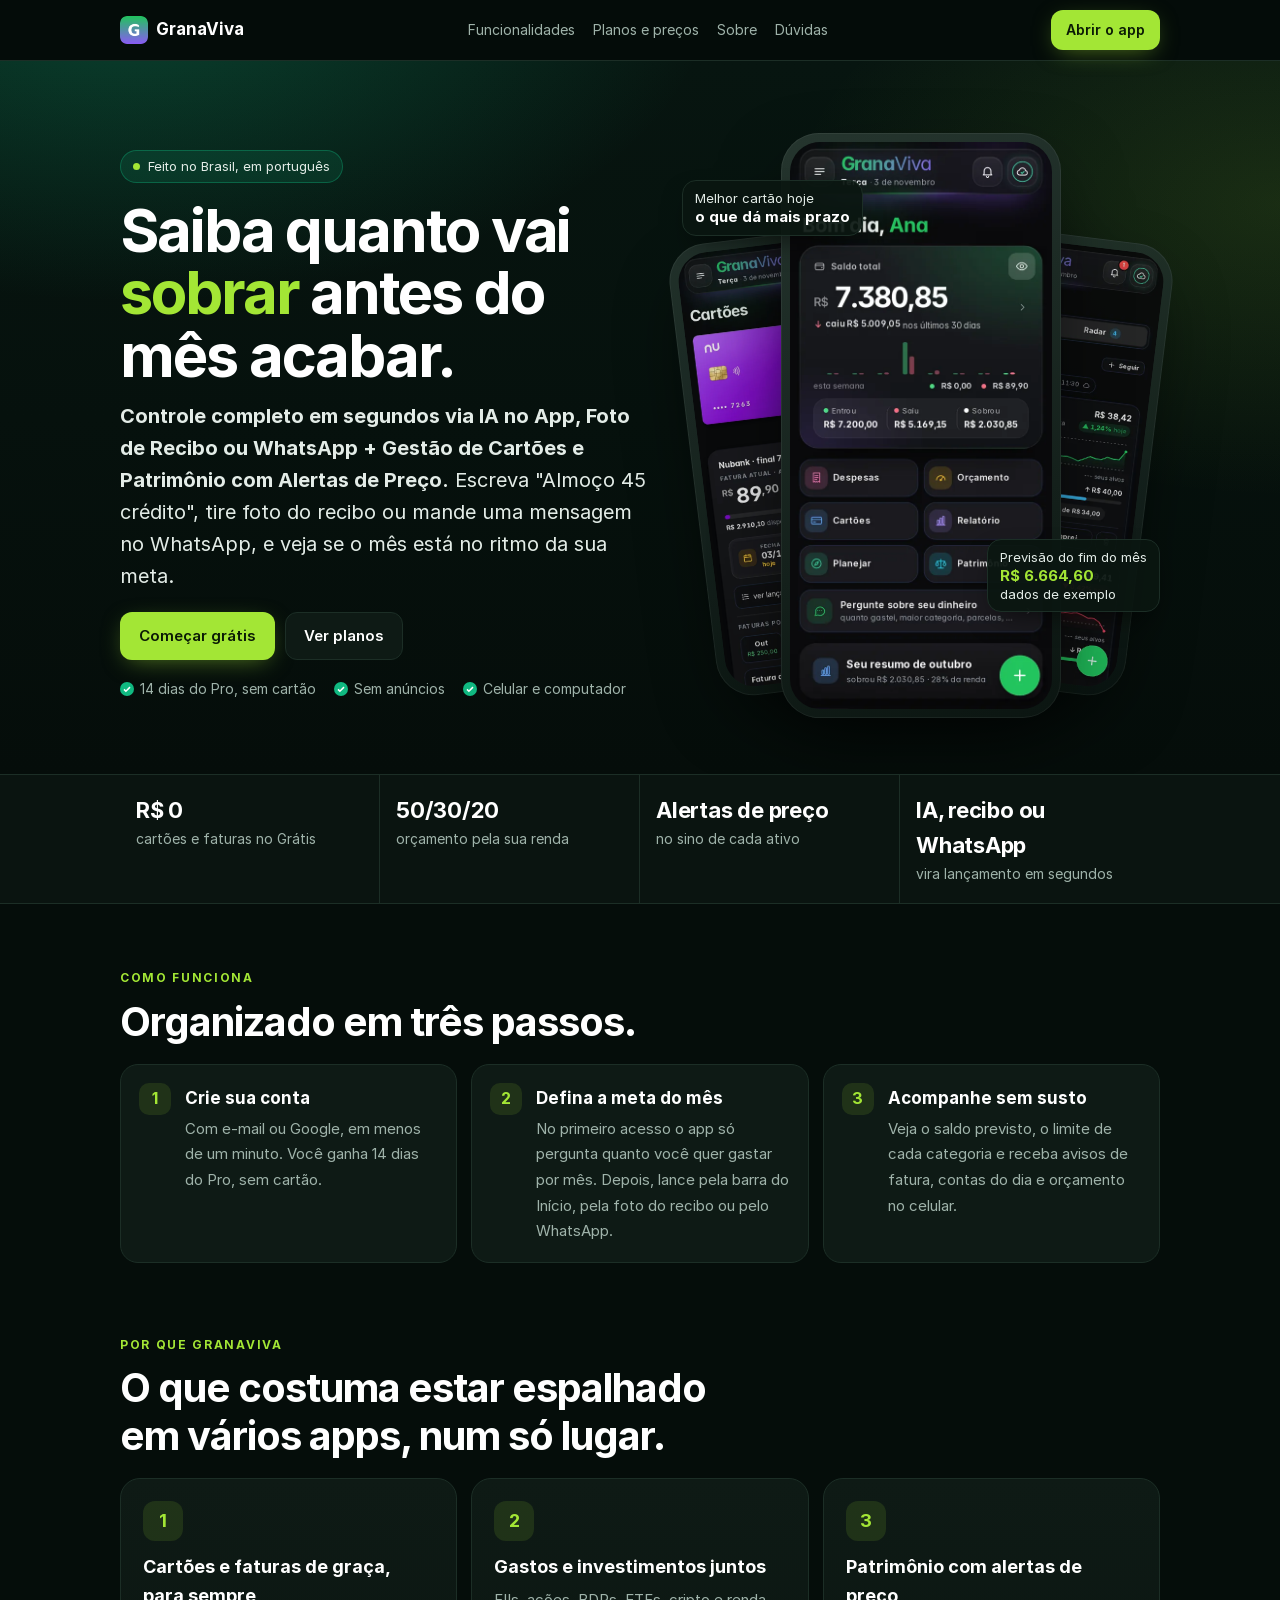
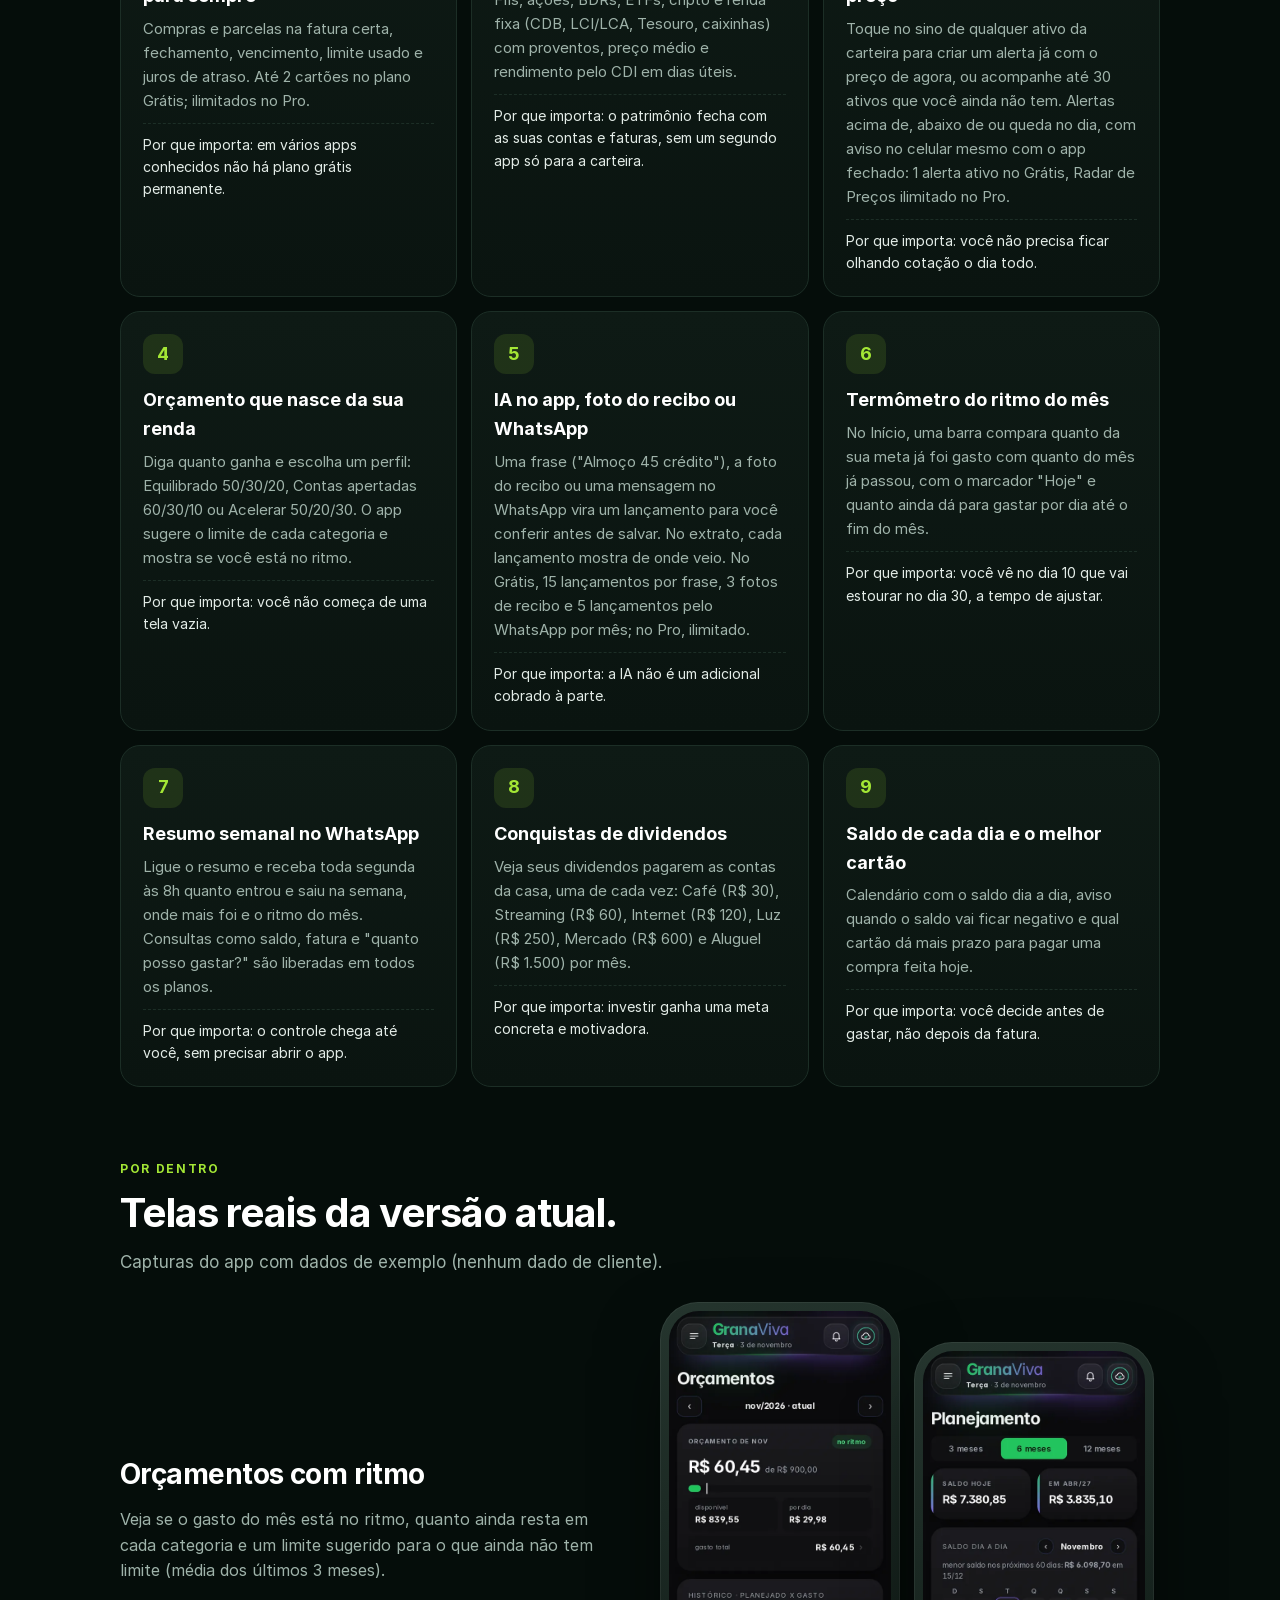
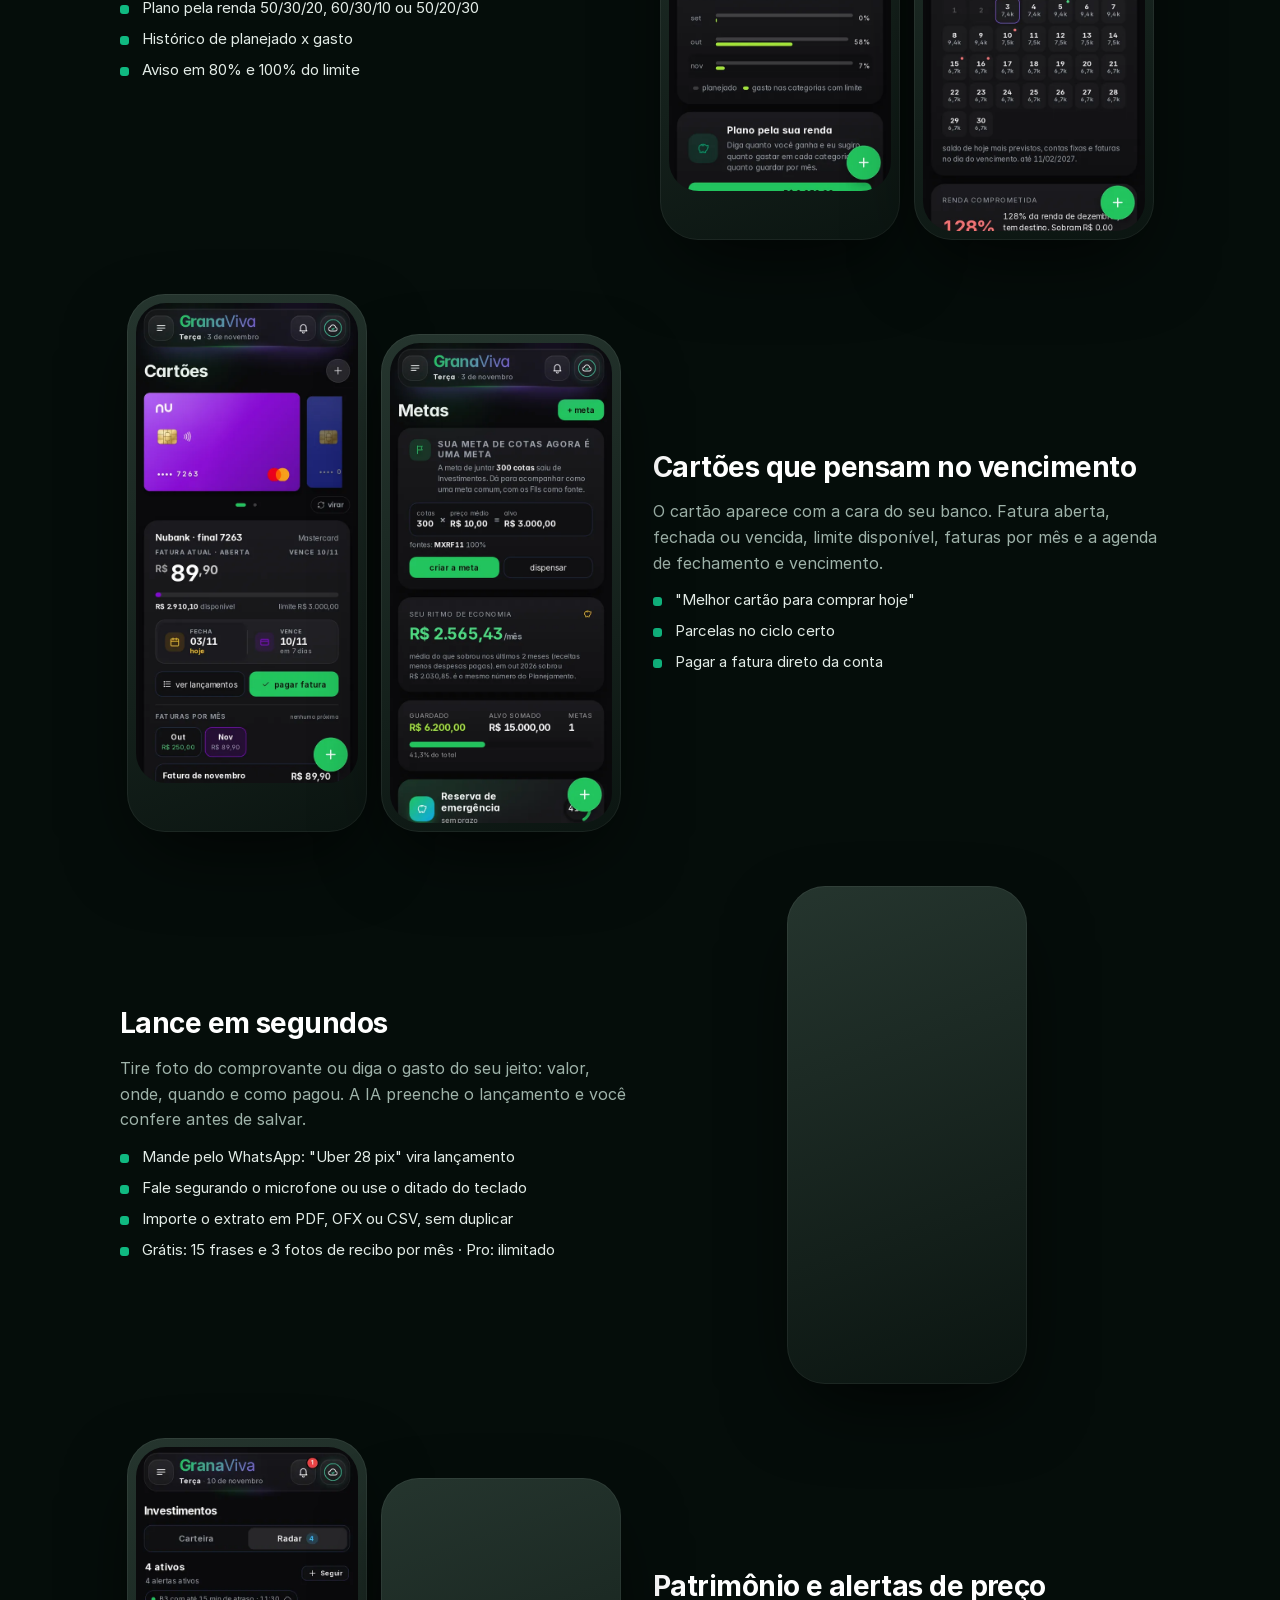
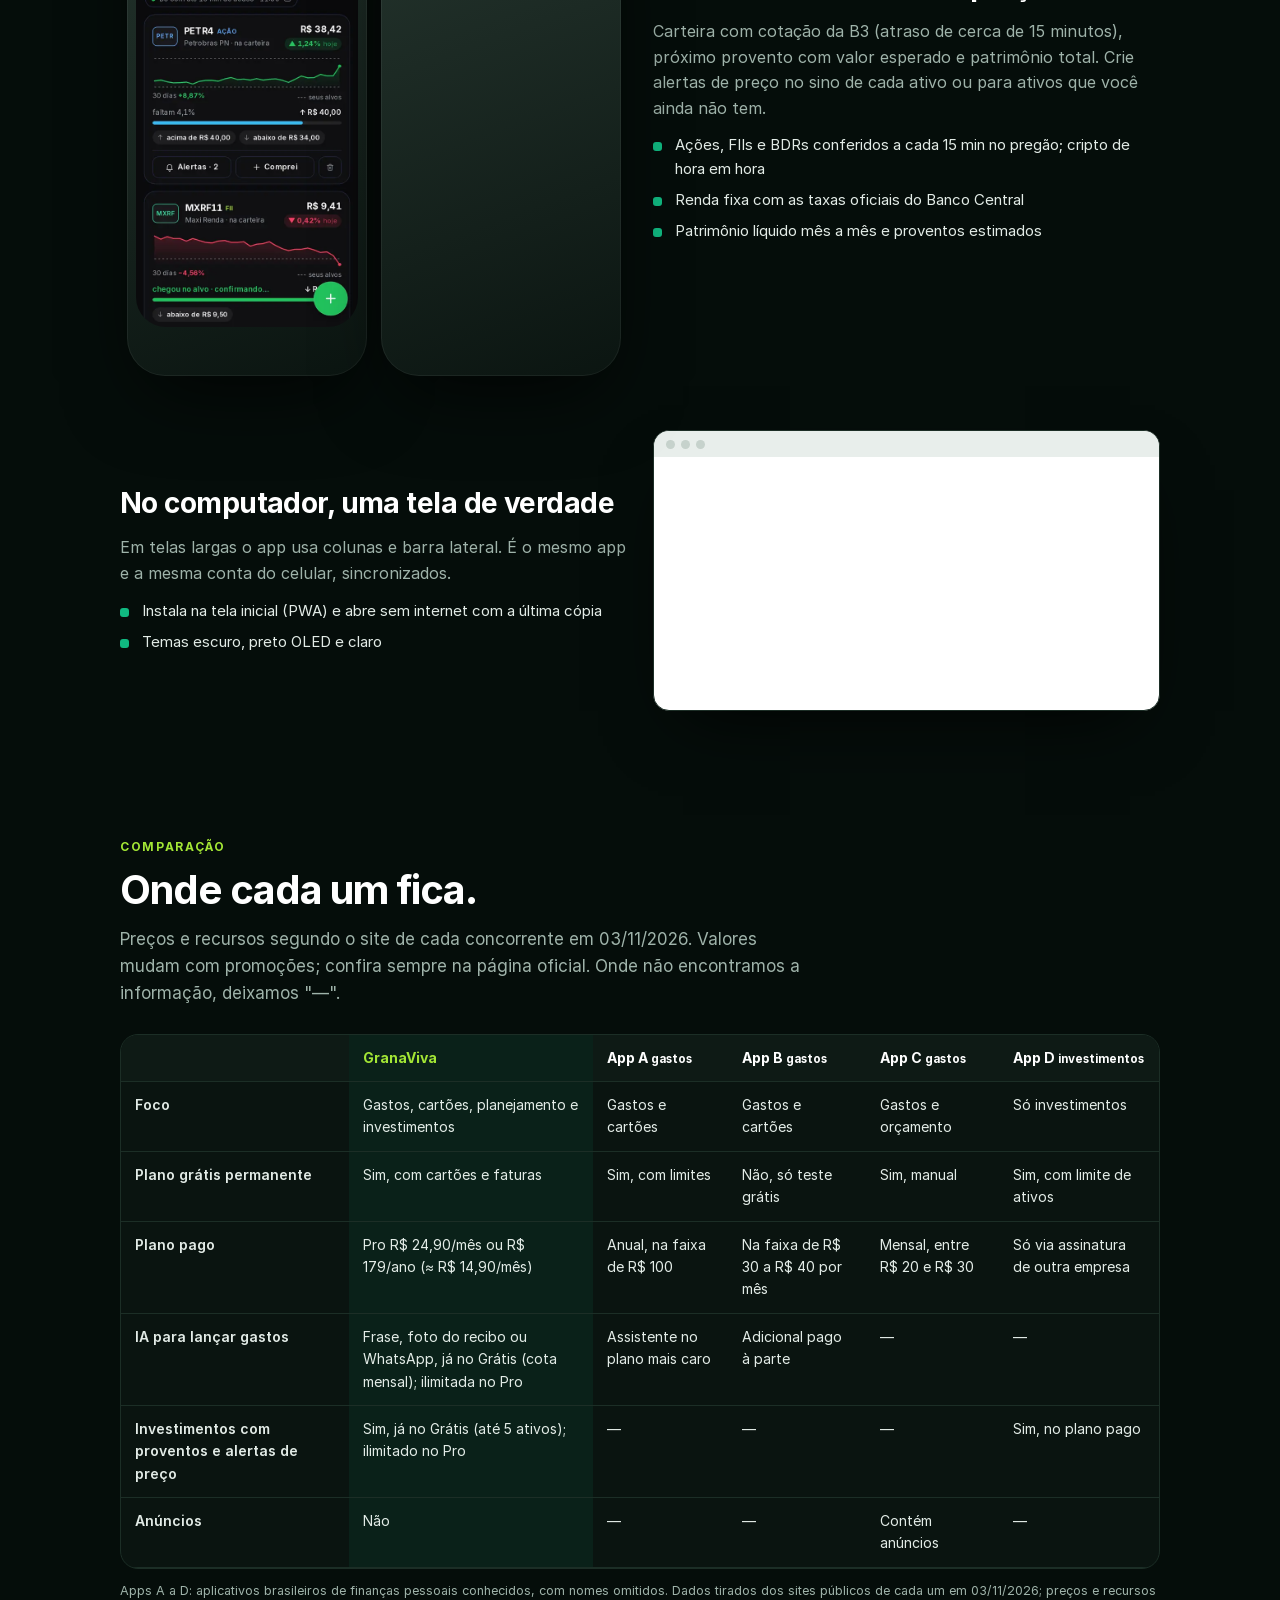
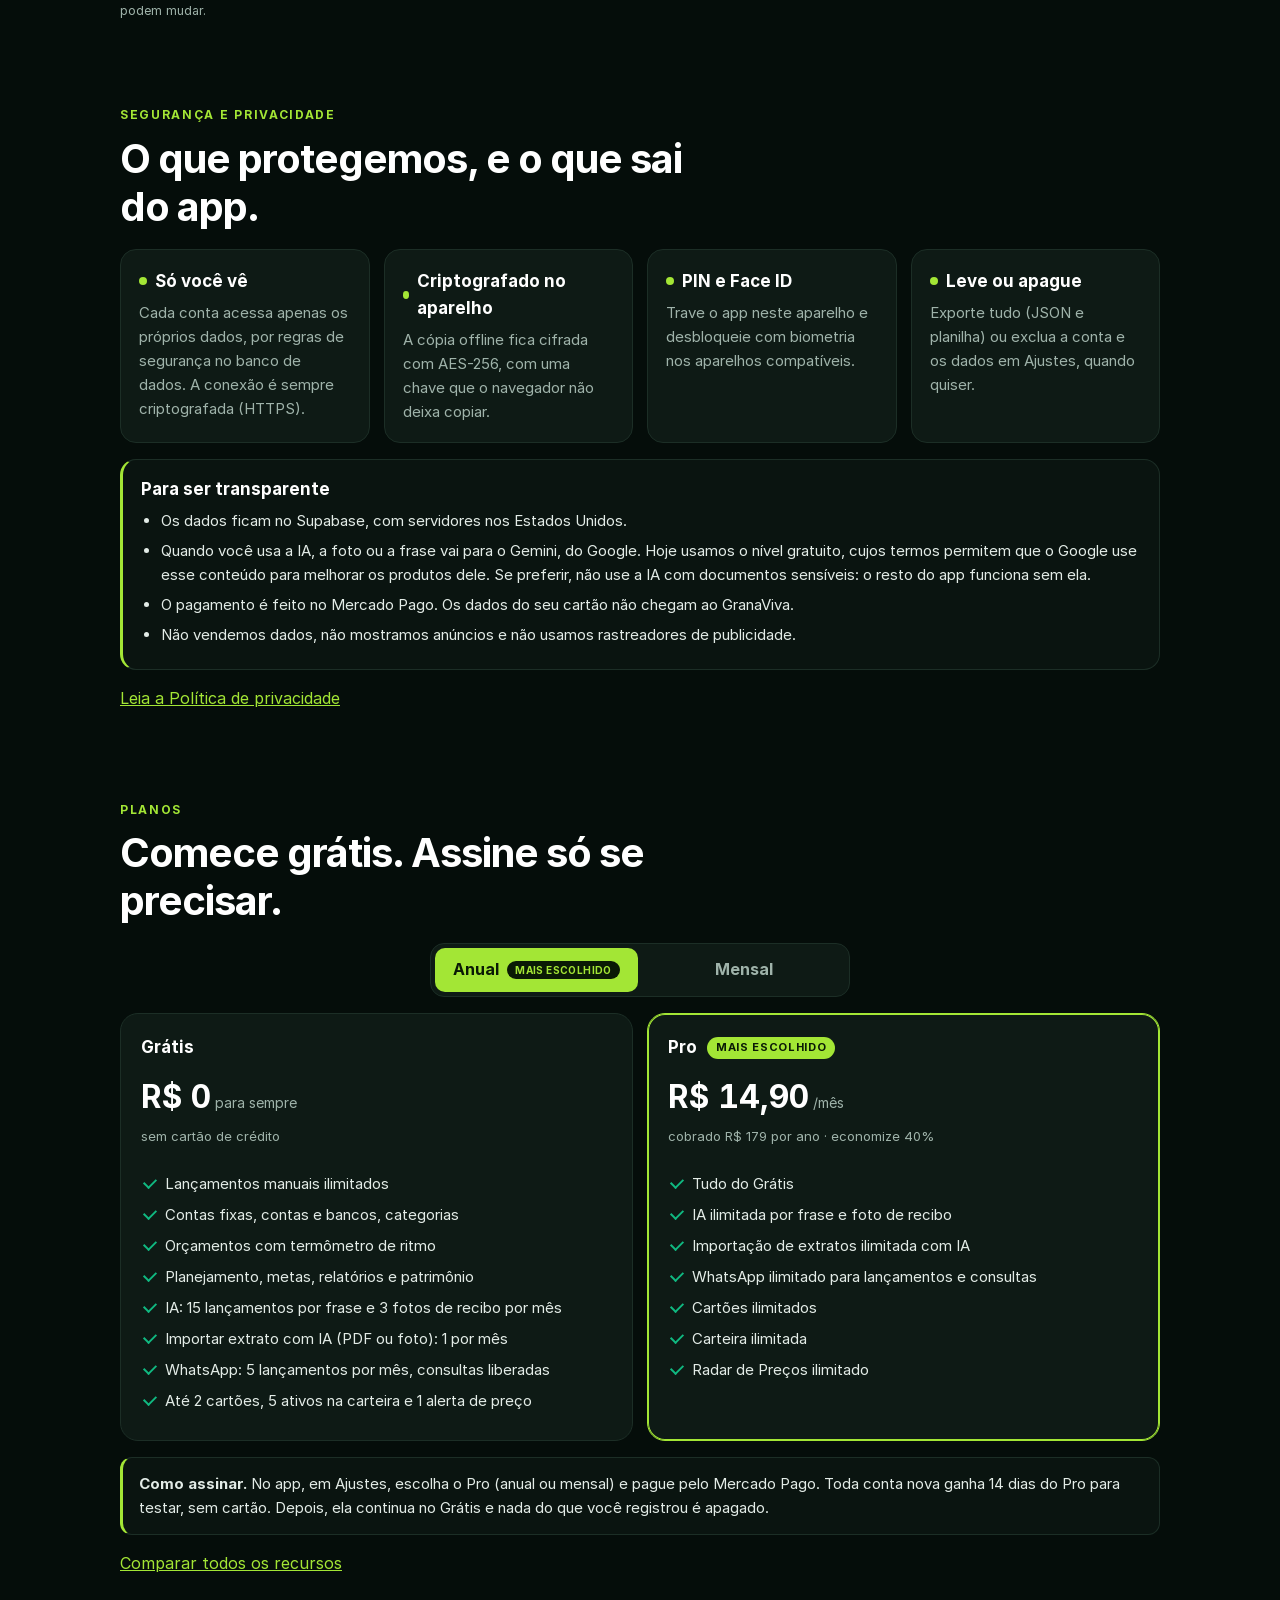
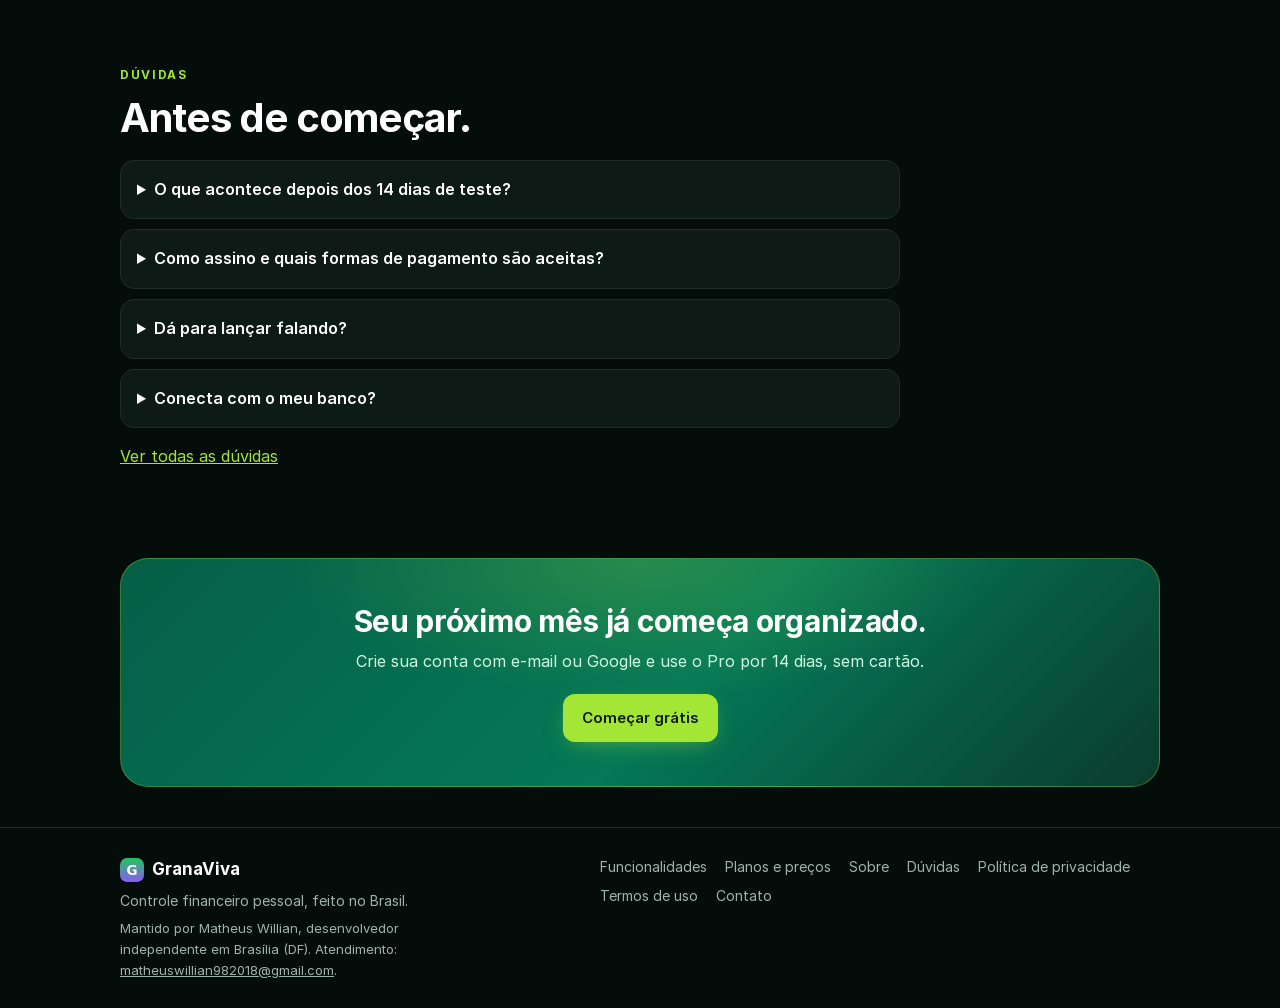
<file: site/index.html>
<!doctype html>
<html lang="pt-BR">
<head>
<meta charset="utf-8">
<meta name="viewport" content="width=device-width, initial-scale=1, viewport-fit=cover">
<meta http-equiv="Content-Security-Policy" content="default-src 'self'; img-src 'self' data:; style-src 'self'; font-src 'self'; script-src 'none'; base-uri 'self'; form-action 'none'">
<meta name="referrer" content="strict-origin-when-cross-origin">
<title>GranaViva · controle financeiro com cartões, investimentos e IA</title>
<meta name="description" content="App brasileiro de finanças pessoais. Controle completo em segundos via IA no App, Foto de Recibo ou WhatsApp + Gestão de Cartões e Patrimônio com Alertas de Preço. Cartões e faturas no plano grátis. Sem anúncios.">
<meta name="theme-color" content="#050d0a">
<link rel="icon" href="../icons/icon-192.png">
<link rel="apple-touch-icon" href="../icons/apple-touch-icon.png">
<link rel="canonical" href="https://theuuswillian.github.io/grana-viva/site/">
<meta property="og:type" content="website">
<meta property="og:locale" content="pt_BR">
<meta property="og:site_name" content="GranaViva">
<meta property="og:title" content="GranaViva · seu dinheiro organizado, sem planilha">
<meta property="og:description" content="Lance em segundos pela IA no app, pela foto do recibo ou pelo WhatsApp. Cartões, faturas e patrimônio com alertas de preço. Comece grátis.">
<meta property="og:url" content="https://theuuswillian.github.io/grana-viva/site/">
<meta property="og:image" content="https://theuuswillian.github.io/grana-viva/site/img/og.jpg">
<meta property="og:image:width" content="1200"><meta property="og:image:height" content="630">
<meta name="twitter:card" content="summary_large_image">
<link rel="preload" as="image" href="img/inicio.webp" type="image/webp">
<script type="application/ld+json">{"@context": "https://schema.org", "@type": "SoftwareApplication", "name": "GranaViva", "applicationCategory": "FinanceApplication", "operatingSystem": "Web, Android, iOS (PWA)", "inLanguage": "pt-BR", "url": "https://theuuswillian.github.io/grana-viva/site/", "image": "https://theuuswillian.github.io/grana-viva/site/img/og.jpg", "description": "Controle completo em segundos via IA no App, Foto de Recibo ou WhatsApp + Gestão de Cartões e Patrimônio com Alertas de Preço.", "offers": [{"@type": "Offer", "name": "Grátis", "price": "0.00", "priceCurrency": "BRL"}, {"@type": "Offer", "name": "Pro", "price": "24.90", "priceCurrency": "BRL"}, {"@type": "Offer", "name": "Pro anual", "price": "179.00", "priceCurrency": "BRL"}], "author": {"@type": "Person", "name": "Matheus Willian"}}</script>
<link rel="stylesheet" href="site.css">
</head>
<body>
<a class="pular" href="#conteudo">Pular para o conteúdo</a>
<header class="topo"><div class="lim topoIn">
  <a class="marca" href="./"><img src="../icons/icon-192.png" alt="" width="28" height="28">GranaViva</a>
  <nav class="menu" aria-label="Páginas"><a href="funcionalidades.html">Funcionalidades</a><a href="precos.html">Planos e preços</a><a href="sobre.html">Sobre</a><a href="faq.html">Dúvidas</a></nav>
  <a class="btn btnP topoBtn" href="../">Abrir o app</a>
</div></header>
<main id="conteudo">

<section class="hero2"><div class="lim">
  <div>
    <p class="selo2 sobe"><i></i>Feito no Brasil, em português</p>
    <h1 class="sobe d1">Saiba quanto vai <em>sobrar</em> antes do mês acabar.</h1>
    <p class="lead sobe d2"><strong>Controle completo em segundos via IA no App, Foto de Recibo ou WhatsApp + Gestão de Cartões e Patrimônio com Alertas de Preço.</strong> Escreva "Almoço 45 crédito", tire foto do recibo ou mande uma mensagem no WhatsApp, e veja se o mês está no ritmo da sua meta.</p>
    <div class="ctas sobe d3"><a class="btn btnP" href="../">Começar grátis</a><a class="btn btnS" href="precos.html">Ver planos</a></div>
    <ul class="provas sobe d3"><li>14 dias do Pro, sem cartão</li><li>Sem anúncios</li><li>Celular e computador</li></ul>
  </div>
  <div class="palco" aria-hidden="true">
    <div class="fone tras esq"><img src="img/cartoes.webp" alt="" width="540" height="1168"></div>
    <div class="fone flutua"><img src="img/inicio.webp" alt="" width="540" height="1168" fetchpriority="high"></div>
    <div class="fone tras dir"><img src="img/radar.webp" alt="" width="540" height="1168" loading="lazy"></div>
    <div class="chip c1">Melhor cartão hoje<b>o que dá mais prazo</b></div>
    <div class="chip c2">Previsão do fim do mês<b class="lm">R$ 6.664,60</b>dados de exemplo</div>
  </div>
</div></section>

<section class="faixa" aria-label="Destaques"><div class="lim"><ul>
  <li><b>R$ 0</b>cartões e faturas no Grátis</li>
  <li><b>50/30/20</b>orçamento pela sua renda</li>
  <li><b>Alertas de preço</b>no sino de cada ativo</li>
  <li><b>IA, recibo ou WhatsApp</b>vira lançamento em segundos</li>
</ul></div></section>

<section class="lim sec" aria-labelledby="t-como">
  <p class="kick">Como funciona</p>
  <h2 id="t-como">Organizado em três passos.</h2>
  <ol class="passos">
    <li><b>Crie sua conta</b><span>Com e-mail ou Google, em menos de um minuto. Você ganha 14 dias do Pro, sem cartão.</span></li>
    <li><b>Defina a meta do mês</b><span>No primeiro acesso o app só pergunta quanto você quer gastar por mês. Depois, lance pela barra do Início, pela foto do recibo ou pelo WhatsApp.</span></li>
    <li><b>Acompanhe sem susto</b><span>Veja o saldo previsto, o limite de cada categoria e receba avisos de fatura, contas do dia e orçamento no celular.</span></li>
  </ol>
</section>

<section class="lim sec" id="por-que">
  <p class="kick">Por que GranaViva</p>
  <h2>O que costuma estar espalhado em vários apps, num só lugar.</h2>
  <div class="difs">
    <article class="dif revela"><div class="ic">1</div><h3>Cartões e faturas de graça, para sempre</h3><p>Compras e parcelas na fatura certa, fechamento, vencimento, limite usado e juros de atraso. Até 2 cartões no plano Grátis; ilimitados no Pro.</p><p class="porque">Por que importa: em vários apps conhecidos não há plano grátis permanente.</p></article>
    <article class="dif revela"><div class="ic">2</div><h3>Gastos e investimentos juntos</h3><p>FIIs, ações, BDRs, ETFs, cripto e renda fixa (CDB, LCI/LCA, Tesouro, caixinhas) com proventos, preço médio e rendimento pelo CDI em dias úteis.</p><p class="porque">Por que importa: o patrimônio fecha com as suas contas e faturas, sem um segundo app só para a carteira.</p></article>
    <article class="dif revela"><div class="ic">3</div><h3>Patrimônio com alertas de preço</h3><p>Toque no sino de qualquer ativo da carteira para criar um alerta já com o preço de agora, ou acompanhe até 30 ativos que você ainda não tem. Alertas acima de, abaixo de ou queda no dia, com aviso no celular mesmo com o app fechado: 1 alerta ativo no Grátis, Radar de Preços ilimitado no Pro.</p><p class="porque">Por que importa: você não precisa ficar olhando cotação o dia todo.</p></article>
    <article class="dif revela"><div class="ic">4</div><h3>Orçamento que nasce da sua renda</h3><p>Diga quanto ganha e escolha um perfil: Equilibrado 50/30/20, Contas apertadas 60/30/10 ou Acelerar 50/20/30. O app sugere o limite de cada categoria e mostra se você está no ritmo.</p><p class="porque">Por que importa: você não começa de uma tela vazia.</p></article>
    <article class="dif revela"><div class="ic">5</div><h3>IA no app, foto do recibo ou WhatsApp</h3><p>Uma frase ("Almoço 45 crédito"), a foto do recibo ou uma mensagem no WhatsApp vira um lançamento para você conferir antes de salvar. No extrato, cada lançamento mostra de onde veio. No Grátis, 15 lançamentos por frase, 3 fotos de recibo e 5 lançamentos pelo WhatsApp por mês; no Pro, ilimitado.</p><p class="porque">Por que importa: a IA não é um adicional cobrado à parte.</p></article>
    <article class="dif revela"><div class="ic">6</div><h3>Termômetro do ritmo do mês</h3><p>No Início, uma barra compara quanto da sua meta já foi gasto com quanto do mês já passou, com o marcador "Hoje" e quanto ainda dá para gastar por dia até o fim do mês.</p><p class="porque">Por que importa: você vê no dia 10 que vai estourar no dia 30, a tempo de ajustar.</p></article>
    <article class="dif revela"><div class="ic">7</div><h3>Resumo semanal no WhatsApp</h3><p>Ligue o resumo e receba toda segunda às 8h quanto entrou e saiu na semana, onde mais foi e o ritmo do mês. Consultas como saldo, fatura e "quanto posso gastar?" são liberadas em todos os planos.</p><p class="porque">Por que importa: o controle chega até você, sem precisar abrir o app.</p></article>
    <article class="dif revela"><div class="ic">8</div><h3>Conquistas de dividendos</h3><p>Veja seus dividendos pagarem as contas da casa, uma de cada vez: Café (R$ 30), Streaming (R$ 60), Internet (R$ 120), Luz (R$ 250), Mercado (R$ 600) e Aluguel (R$ 1.500) por mês.</p><p class="porque">Por que importa: investir ganha uma meta concreta e motivadora.</p></article>
    <article class="dif revela"><div class="ic">9</div><h3>Saldo de cada dia e o melhor cartão</h3><p>Calendário com o saldo dia a dia, aviso quando o saldo vai ficar negativo e qual cartão dá mais prazo para pagar uma compra feita hoje.</p><p class="porque">Por que importa: você decide antes de gastar, não depois da fatura.</p></article>
  </div>
</section>

<section class="lim sec" aria-labelledby="t-telas">
  <p class="kick">Por dentro</p>
  <h2 id="t-telas">Telas reais da versão atual.</h2>
  <p class="sub">Capturas do app com dados de exemplo (nenhum dado de cliente).</p>

  <div class="vit revela">
    <div class="vitTxt"><h3>Orçamentos com ritmo</h3><p>Veja se o gasto do mês está no ritmo, quanto ainda resta em cada categoria e um limite sugerido para o que ainda não tem limite (média dos últimos 3 meses).</p><ul class="lst"><li>Plano pela renda 50/30/20, 60/30/10 ou 50/20/30</li><li>Histórico de planejado x gasto</li><li>Aviso em 80% e 100% do limite</li></ul></div>
    <div class="vitImgs"><div class="fone"><img src="img/orc.webp" alt="Tela de Orçamentos: gasto do mês, status no ritmo e quanto resta" width="540" height="1168" loading="lazy"></div><div class="fone"><img src="img/plan.webp" alt="Planejamento: saldo de hoje, projeção e calendário do saldo dia a dia" width="540" height="1168" loading="lazy"></div></div>
  </div>

  <div class="vit inv revela">
    <div class="vitTxt"><h3>Cartões que pensam no vencimento</h3><p>O cartão aparece com a cara do seu banco. Fatura aberta, fechada ou vencida, limite disponível, faturas por mês e a agenda de fechamento e vencimento.</p><ul class="lst"><li>"Melhor cartão para comprar hoje"</li><li>Parcelas no ciclo certo</li><li>Pagar a fatura direto da conta</li></ul></div>
    <div class="vitImgs"><div class="fone"><img src="img/cartoes.webp" alt="Cartões: cartão do banco, fatura atual, fechamento e vencimento" width="540" height="1168" loading="lazy"></div><div class="fone"><img src="img/metas.webp" alt="Metas: ritmo de economia, guardado e alvo" width="540" height="1168" loading="lazy"></div></div>
  </div>

  <div class="vit revela">
    <div class="vitTxt"><h3>Lance em segundos</h3><p>Tire foto do comprovante ou diga o gasto do seu jeito: valor, onde, quando e como pagou. A IA preenche o lançamento e você confere antes de salvar.</p><ul class="lst"><li>Mande pelo WhatsApp: "Uber 28 pix" vira lançamento</li><li>Fale segurando o microfone ou use o ditado do teclado</li><li>Importe o extrato em PDF, OFX ou CSV, sem duplicar</li><li>Grátis: 15 frases e 3 fotos de recibo por mês · Pro: ilimitado</li></ul></div>
    <div class="vitImgs"><div class="fone"><img src="img/ia-frase.webp" alt="Falar ou escrever: a frase vira um lançamento preenchido pela IA" width="540" height="1168" loading="lazy"></div></div>
  </div>

  <div class="vit inv revela">
    <div class="vitTxt"><h3>Patrimônio e alertas de preço</h3><p>Carteira com cotação da B3 (atraso de cerca de 15 minutos), próximo provento com valor esperado e patrimônio total. Crie alertas de preço no sino de cada ativo ou para ativos que você ainda não tem.</p><ul class="lst"><li>Ações, FIIs e BDRs conferidos a cada 15 min no pregão; cripto de hora em hora</li><li>Renda fixa com as taxas oficiais do Banco Central</li><li>Patrimônio líquido mês a mês e proventos estimados</li></ul></div>
    <div class="vitImgs"><div class="fone"><img src="img/radar.webp" alt="Radar de preços: ativos seguidos, preço, variação de 30 dias e quanto falta para o alvo" width="540" height="1168" loading="lazy"></div><div class="fone"><img src="img/radar-alertas.webp" alt="Alertas do Radar: acima de, abaixo de ou queda no dia, até 3 por ativo" width="540" height="1168" loading="lazy"></div></div>
  </div>

  <div class="vit revela">
    <div class="vitTxt"><h3>No computador, uma tela de verdade</h3><p>Em telas largas o app usa colunas e barra lateral. É o mesmo app e a mesma conta do celular, sincronizados.</p><ul class="lst"><li>Instala na tela inicial (PWA) e abre sem internet com a última cópia</li><li>Temas escuro, preto OLED e claro</li></ul></div>
    <div class="pc"><div class="barra"><i></i><i></i><i></i></div><img src="img/inicio-pc.webp" alt="GranaViva no computador: saldo total, entradas e saídas, previsão do fim do mês" width="1600" height="800" loading="lazy"></div>
  </div>
</section>

<section class="lim sec" aria-labelledby="t-comp">
  <p class="kick">Comparação</p>
  <h2 id="t-comp">Onde cada um fica.</h2>
  <p class="sub">Preços e recursos segundo o site de cada concorrente em 03/11/2026. Valores mudam com promoções; confira sempre na página oficial. Onde não encontramos a informação, deixamos "—".</p>
  <div class="comp"><table>
    <thead><tr><th scope="col">&nbsp;</th><th scope="col" class="gv">GranaViva</th><th scope="col">App A <small>gastos</small></th><th scope="col">App B <small>gastos</small></th><th scope="col">App C <small>gastos</small></th><th scope="col">App D <small>investimentos</small></th></tr></thead>
    <tbody>
      <tr><th scope="row">Foco</th><td class="gv">Gastos, cartões, planejamento e investimentos</td><td>Gastos e cartões</td><td>Gastos e cartões</td><td>Gastos e orçamento</td><td>Só investimentos</td></tr>
      <tr><th scope="row">Plano grátis permanente</th><td class="gv">Sim, com cartões e faturas</td><td>Sim, com limites</td><td>Não, só teste grátis</td><td>Sim, manual</td><td>Sim, com limite de ativos</td></tr>
      <tr><th scope="row">Plano pago</th><td class="gv">Pro R$ 24,90/mês ou R$ 179/ano (≈ R$ 14,90/mês)</td><td>Anual, na faixa de R$ 100</td><td>Na faixa de R$ 30 a R$ 40 por mês</td><td>Mensal, entre R$ 20 e R$ 30</td><td>Só via assinatura de outra empresa</td></tr>
      <tr><th scope="row">IA para lançar gastos</th><td class="gv">Frase, foto do recibo ou WhatsApp, já no Grátis (cota mensal); ilimitada no Pro</td><td>Assistente no plano mais caro</td><td>Adicional pago à parte</td><td>—</td><td>—</td></tr>
      <tr><th scope="row">Investimentos com proventos e alertas de preço</th><td class="gv">Sim, já no Grátis (até 5 ativos); ilimitado no Pro</td><td>—</td><td>—</td><td>—</td><td>Sim, no plano pago</td></tr>
      <tr><th scope="row">Anúncios</th><td class="gv">Não</td><td>—</td><td>—</td><td>Contém anúncios</td><td>—</td></tr>
    </tbody>
  </table></div>
  <p class="fontes">Apps A a D: aplicativos brasileiros de finanças pessoais conhecidos, com nomes omitidos. Dados tirados dos sites públicos de cada um em 03/11/2026; preços e recursos podem mudar.</p>
</section>

<section class="lim sec" aria-labelledby="t-seg">
  <p class="kick">Segurança e privacidade</p>
  <h2 id="t-seg">O que protegemos, e o que sai do app.</h2>
  <div class="seg">
    <div class="item"><h3>Só você vê</h3><p>Cada conta acessa apenas os próprios dados, por regras de segurança no banco de dados. A conexão é sempre criptografada (HTTPS).</p></div>
    <div class="item"><h3>Criptografado no aparelho</h3><p>A cópia offline fica cifrada com AES-256, com uma chave que o navegador não deixa copiar.</p></div>
    <div class="item"><h3>PIN e Face ID</h3><p>Trave o app neste aparelho e desbloqueie com biometria nos aparelhos compatíveis.</p></div>
    <div class="item"><h3>Leve ou apague</h3><p>Exporte tudo (JSON e planilha) ou exclua a conta e os dados em Ajustes, quando quiser.</p></div>
  </div>
  <div class="franco">
    <h3>Para ser transparente</h3>
    <ul class="lista">
      <li>Os dados ficam no Supabase, com servidores nos Estados Unidos.</li>
      <li>Quando você usa a IA, a foto ou a frase vai para o Gemini, do Google. Hoje usamos o nível gratuito, cujos termos permitem que o Google use esse conteúdo para melhorar os produtos dele. Se preferir, não use a IA com documentos sensíveis: o resto do app funciona sem ela.</li>
      <li>O pagamento é feito no Mercado Pago. Os dados do seu cartão não chegam ao GranaViva.</li>
      <li>Não vendemos dados, não mostramos anúncios e não usamos rastreadores de publicidade.</li>
    </ul>
  </div>
  <p><a href="privacidade.html">Leia a Política de privacidade</a></p>
</section>

<section class="lim sec" aria-labelledby="t-planos">
  <p class="kick">Planos</p>
  <h2 id="t-planos">Comece grátis. Assine só se precisar.</h2>
  <div class="perW"><input class="perIn" type="radio" name="per" id="perAnual" checked><input class="perIn" type="radio" name="per" id="perMensal"><div class="perSel" role="group" aria-label="Período de cobrança do Pro"><label for="perAnual">Anual <span class="selo">Mais escolhido</span></label><label for="perMensal">Mensal</label></div><div class="planos"><article class="plano">
  <h3>Grátis</h3>
  <p class="preco">R$ 0<small>para sempre</small></p><p class="pAnual">sem cartão de crédito</p>
  <ul class="checks"><li>Lançamentos manuais ilimitados</li><li>Contas fixas, contas e bancos, categorias</li><li>Orçamentos com termômetro de ritmo</li><li>Planejamento, metas, relatórios e patrimônio</li><li>IA: 15 lançamentos por frase e 3 fotos de recibo por mês</li><li>Importar extrato com IA (PDF ou foto): 1 por mês</li><li>WhatsApp: 5 lançamentos por mês, consultas liberadas</li><li>Até 2 cartões, 5 ativos na carteira e 1 alerta de preço</li></ul>
</article><article class="plano destaque">
  <h3>Pro <span class="etq soAnual">Mais escolhido</span></h3>
  <p class="preco soAnual">R$ 14,90<small>/mês</small></p><p class="pAnual soAnual">cobrado R$ 179 por ano · economize 40%</p>
  <p class="preco soMensal">R$ 24,90<small>/mês</small></p><p class="pAnual soMensal">cobrado todo mês · cancele quando quiser</p>
  <ul class="checks"><li>Tudo do Grátis</li><li>IA ilimitada por frase e foto de recibo</li><li>Importação de extratos ilimitada com IA</li><li>WhatsApp ilimitado para lançamentos e consultas</li><li>Cartões ilimitados</li><li>Carteira ilimitada</li><li>Radar de Preços ilimitado</li></ul>
</article></div></div>
  <p class="aviso"><strong>Como assinar.</strong> No app, em Ajustes, escolha o Pro (anual ou mensal) e pague pelo Mercado Pago. Toda conta nova ganha 14 dias do Pro para testar, sem cartão. Depois, ela continua no Grátis e nada do que você registrou é apagado.</p>
  <p><a href="precos.html">Comparar todos os recursos</a></p>
</section>

<section class="lim sec" aria-labelledby="t-faq">
  <p class="kick">Dúvidas</p>
  <h2 id="t-faq">Antes de começar.</h2>
  <div class="faq"><details class="faqI"><summary>O que acontece depois dos 14 dias de teste?</summary><p>Sua conta passa para o Grátis automaticamente. Nada é cobrado, porque o teste não pede cartão, e nada do que você registrou é apagado. Valem de novo os limites do Grátis, e tudo volta a ficar ilimitado se você assinar o Pro.</p></details><details class="faqI"><summary>Como assino e quais formas de pagamento são aceitas?</summary><p>No app, abra Ajustes, escolha o Pro (anual ou mensal) e pague pelo Mercado Pago. Você escolhe a forma de pagamento na tela do Mercado Pago, entre as que ele oferece para assinaturas (cartão de crédito ou saldo da conta Mercado Pago, por exemplo). A renovação é automática até você cancelar.</p></details><details class="faqI"><summary>Dá para lançar falando?</summary><p>Sim, em todos os planos (no Grátis, dentro da cota mensal de IA). Em &quot;Falar ou escrever&quot;, segure o microfone e diga o gasto, ou use o ditado do teclado do celular. A fala vira texto pelo reconhecimento de voz do próprio navegador ou do teclado (da Apple ou do Google, conforme o aparelho) e só a frase escrita vai para a IA montar o lançamento, que você confere antes de salvar. Áudios pelo WhatsApp ainda não estão disponíveis.</p></details><details class="faqI"><summary>Conecta com o meu banco?</summary><p>Você pode importar o extrato em PDF, OFX ou CSV, sem duplicar lançamentos. Para o dia a dia, o mais rápido é lançar pela barra do Início, pela foto do recibo ou pelo WhatsApp.</p></details></div>
  <p><a href="faq.html">Ver todas as dúvidas</a></p>
</section>

<section class="lim"><div class="cta2 revela">
  <h2>Seu próximo mês já começa organizado.</h2>
  <p>Crie sua conta com e-mail ou Google e use o Pro por 14 dias, sem cartão.</p>
  <a class="btn btnP" href="../">Começar grátis</a>
</div></section>
</main>
<footer class="rodape"><div class="lim rodIn">
  <div><a class="marca" href="./"><img src="../icons/icon-192.png" alt="" width="24" height="24">GranaViva</a><p>Controle financeiro pessoal, feito no Brasil.</p><p class="forn">Mantido por Matheus Willian, desenvolvedor independente em Brasília (DF). Atendimento: <a href="mailto:matheuswillian982018@gmail.com">matheuswillian982018@gmail.com</a>.</p></div>
  <nav aria-label="Rodapé"><a href="funcionalidades.html">Funcionalidades</a><a href="precos.html">Planos e preços</a><a href="sobre.html">Sobre</a><a href="faq.html">Dúvidas</a><a href="privacidade.html">Política de privacidade</a><a href="termos.html">Termos de uso</a><a href="mailto:matheuswillian982018@gmail.com">Contato</a></nav>
</div></footer>
</body>
</html>
</file>
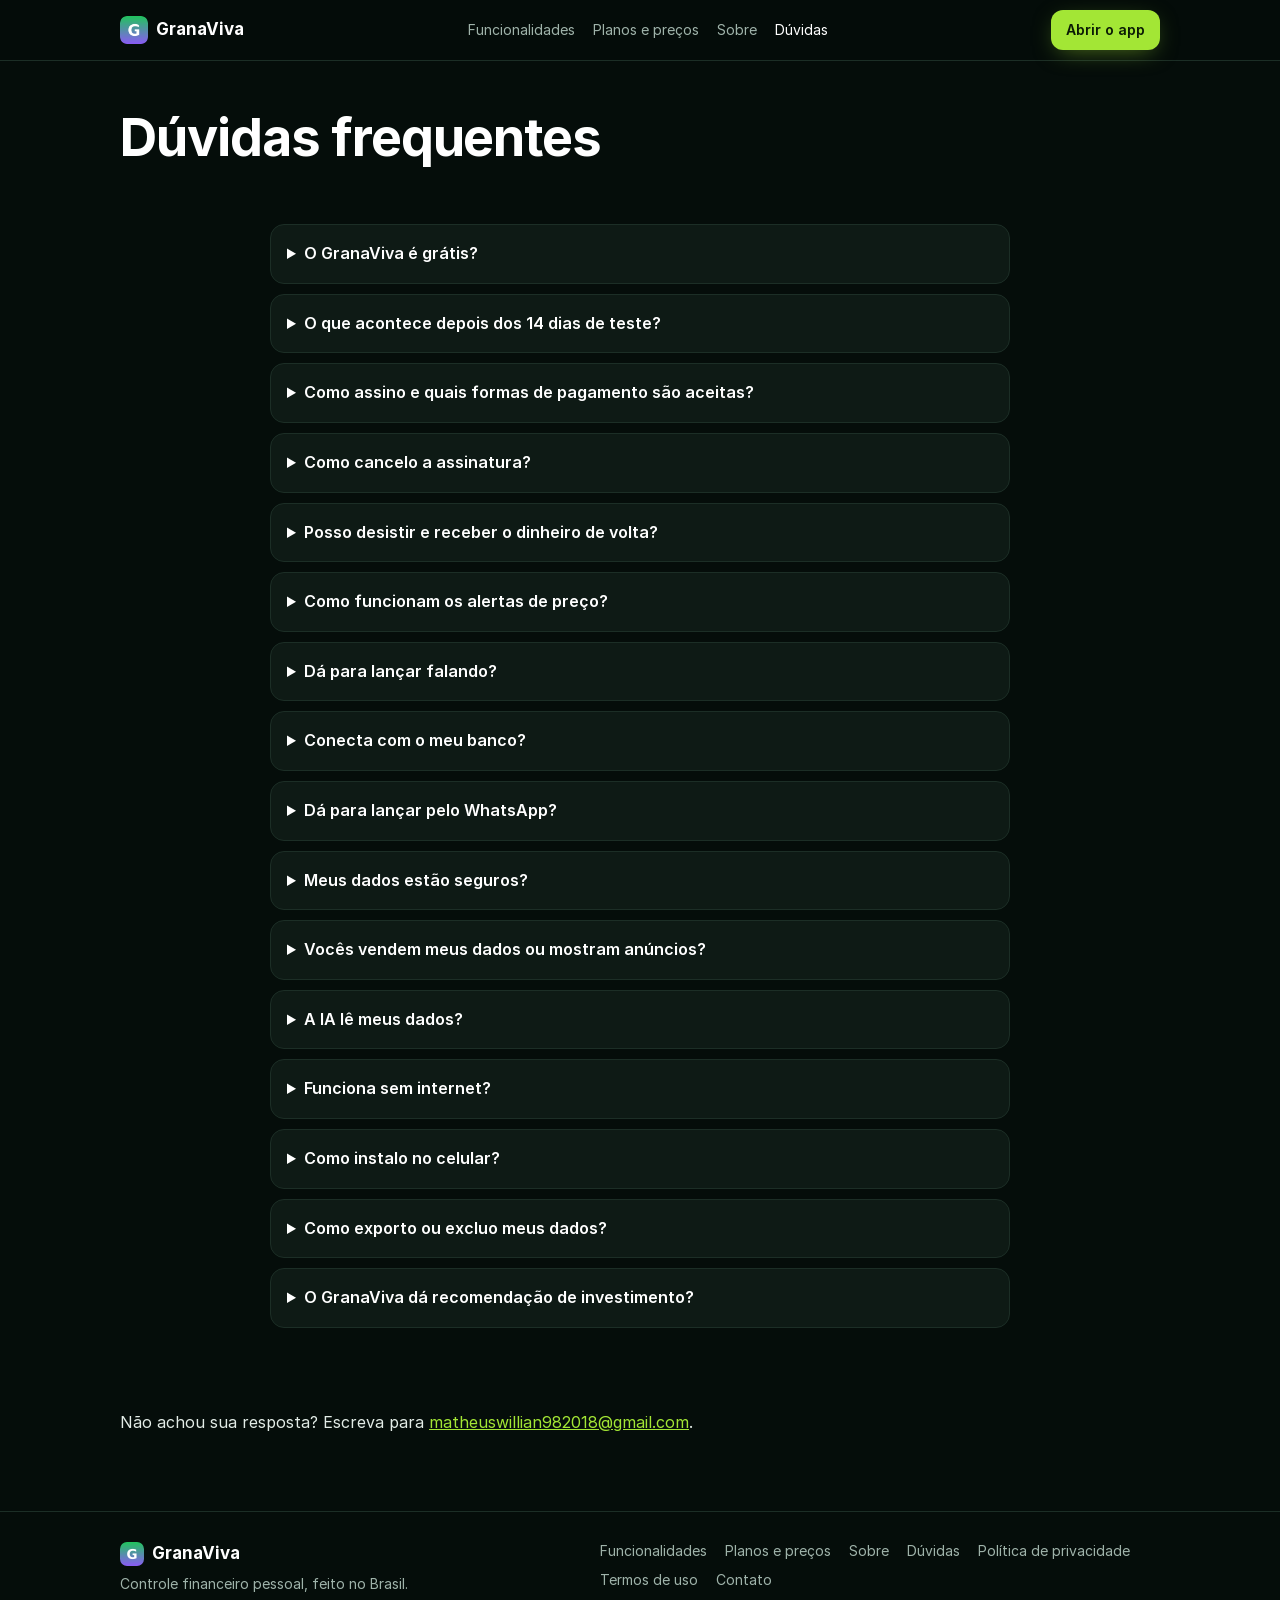
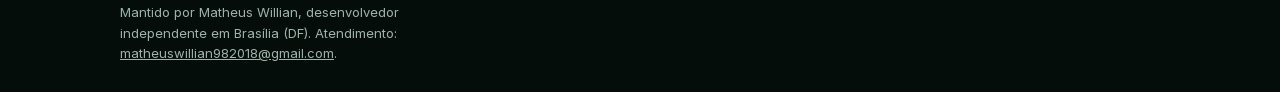
<file: site/faq.html>
<!doctype html>
<html lang="pt-BR">
<head>
<meta charset="utf-8">
<meta name="viewport" content="width=device-width, initial-scale=1, viewport-fit=cover">
<meta http-equiv="Content-Security-Policy" content="default-src 'self'; img-src 'self' data:; style-src 'self'; font-src 'self'; script-src 'none'; base-uri 'self'; form-action 'none'">
<meta name="referrer" content="strict-origin-when-cross-origin">
<title>Dúvidas frequentes · GranaViva</title>
<meta name="description" content="Respostas sobre planos, teste grátis, pagamento, alertas de preço, WhatsApp, segurança, IA, instalação e seus dados no GranaViva.">
<meta name="theme-color" content="#050d0a">
<link rel="icon" href="../icons/icon-192.png">
<link rel="apple-touch-icon" href="../icons/apple-touch-icon.png">
<link rel="stylesheet" href="site.css">
</head>
<body>
<a class="pular" href="#conteudo">Pular para o conteúdo</a>
<header class="topo"><div class="lim topoIn">
  <a class="marca" href="./"><img src="../icons/icon-192.png" alt="" width="28" height="28">GranaViva</a>
  <nav class="menu" aria-label="Páginas"><a href="funcionalidades.html">Funcionalidades</a><a href="precos.html">Planos e preços</a><a href="sobre.html">Sobre</a><a href="faq.html" aria-current="page">Dúvidas</a></nav>
  <a class="btn btnP topoBtn" href="../">Abrir o app</a>
</div></header>
<main id="conteudo">
<section class="lim cab"><h1>Dúvidas frequentes</h1></section>
<section class="lim bloco faq"><details class="faqI"><summary>O GranaViva é grátis?</summary><p>Sim. O plano Grátis não tem prazo e inclui lançamentos manuais ilimitados, orçamentos com termômetro de ritmo, planejamento, metas, relatórios e patrimônio. A IA e o WhatsApp também estão no Grátis, com cota mensal (15 lançamentos por frase, 3 fotos de recibo e 5 lançamentos pelo WhatsApp), com até 2 cartões, 5 ativos na carteira e 1 alerta de preço. O Pro (R$ 14,90/mês no anual ou R$ 24,90/mês) tira esses limites.</p></details><details class="faqI"><summary>O que acontece depois dos 14 dias de teste?</summary><p>Sua conta passa para o Grátis automaticamente. Nada é cobrado, porque o teste não pede cartão, e nada do que você registrou é apagado. Valem de novo os limites do Grátis, e tudo volta a ficar ilimitado se você assinar o Pro.</p></details><details class="faqI"><summary>Como assino e quais formas de pagamento são aceitas?</summary><p>No app, abra Ajustes, escolha o Pro (anual ou mensal) e pague pelo Mercado Pago. Você escolhe a forma de pagamento na tela do Mercado Pago, entre as que ele oferece para assinaturas (cartão de crédito ou saldo da conta Mercado Pago, por exemplo). A renovação é automática até você cancelar.</p></details><details class="faqI"><summary>Como cancelo a assinatura?</summary><p>Em Ajustes, no app. O acesso continua até o fim do período já pago e você não é cobrado de novo.</p></details><details class="faqI"><summary>Posso desistir e receber o dinheiro de volta?</summary><p>Sim, em até 7 dias da contratação, com devolução de todo o valor. Hoje o pedido é feito por e-mail (matheuswillian982018@gmail.com), com o e-mail da sua conta. Só cancelar em Ajustes interrompe as próximas cobranças, mas não pede o reembolso. Os detalhes estão nos Termos de uso.</p></details><details class="faqI"><summary>Como funcionam os alertas de preço?</summary><p>Ficam na aba Patrimônio: 1 alerta ativo no Grátis, Radar de Preços ilimitado no Pro. No sino de cada ativo da carteira você cria um alerta já com o preço de agora, e em &quot;Novo alerta de ativo&quot; acompanha até 30 ações, FIIs, ETFs, BDRs ou criptomoedas, mesmo sem tê-los, e cria até 3 alertas por ativo: acima de um preço, abaixo de um preço ou queda forte no dia. O aviso chega no celular mesmo com o app fechado. A B3 é conferida a cada 15 minutos no pregão (cotação com até 15 minutos de atraso) e cripto, de hora em hora. Não é recomendação de compra ou venda.</p></details><details class="faqI"><summary>Dá para lançar falando?</summary><p>Sim, em todos os planos (no Grátis, dentro da cota mensal de IA). Em &quot;Falar ou escrever&quot;, segure o microfone e diga o gasto, ou use o ditado do teclado do celular. A fala vira texto pelo reconhecimento de voz do próprio navegador ou do teclado (da Apple ou do Google, conforme o aparelho) e só a frase escrita vai para a IA montar o lançamento, que você confere antes de salvar. Áudios pelo WhatsApp ainda não estão disponíveis.</p></details><details class="faqI"><summary>Conecta com o meu banco?</summary><p>Você pode importar o extrato em PDF, OFX ou CSV, sem duplicar lançamentos. Para o dia a dia, o mais rápido é lançar pela barra do Início, pela foto do recibo ou pelo WhatsApp.</p></details><details class="faqI"><summary>Dá para lançar pelo WhatsApp?</summary><p>Sim. No Grátis são 5 lançamentos por mês, e consultas (saldo, quanto posso gastar, fatura, orçamento) são liberadas; no Pro, ilimitado. Em WhatsApp &amp; Conta, toque em &quot;ligar meu WhatsApp&quot; e envie o código. Depois é só mandar mensagens como &quot;Uber 28 pix&quot; ou &quot;Mercado 152,40 crédito Nubank&quot; e confirmar: o lançamento entra no app com a categoria. Se quiser, ligue também o resumo semanal: toda segunda às 8h ele chega no seu WhatsApp, grátis.</p></details><details class="faqI"><summary>Meus dados estão seguros?</summary><p>Os dados ficam em um banco de dados na nuvem (Supabase, com servidores nos Estados Unidos) com regras que deixam cada conta ver apenas os próprios dados, conexão sempre criptografada (HTTPS) e uma cópia criptografada no seu aparelho. Nenhum sistema é 100% imune a falhas, mas tratamos segurança como prioridade.</p></details><details class="faqI"><summary>Vocês vendem meus dados ou mostram anúncios?</summary><p>Não. Não vendemos nem alugamos dados e não há anúncios.</p></details><details class="faqI"><summary>A IA lê meus dados?</summary><p>Só quando você usa um recurso de IA. Na leitura de comprovante ou de frase, a foto, o PDF ou o texto vai para a IA do Google (Gemini) para montar o lançamento. No assistente, vão a pergunta e os totais calculados pelo app, não a lista dos seus lançamentos. Hoje usamos o nível gratuito do Gemini, em que o Google pode usar esse conteúdo para melhorar os produtos dele. Veja os detalhes na Política de privacidade.</p></details><details class="faqI"><summary>Funciona sem internet?</summary><p>O app abre com a última cópia salva no aparelho e guarda o que você lançar para enviar quando a conexão voltar.</p></details><details class="faqI"><summary>Como instalo no celular?</summary><p>No iPhone, abra o app no Safari, toque em Compartilhar e em &quot;Adicionar à Tela de Início&quot;. No Android, abra no Chrome e toque em &quot;Instalar app&quot; ou &quot;Adicionar à tela inicial&quot;. No iPhone, as notificações só funcionam com o app instalado.</p></details><details class="faqI"><summary>Como exporto ou excluo meus dados?</summary><p>Em Ajustes, em &quot;Privacidade e seus dados&quot;: exportar baixa tudo em JSON e planilha; excluir apaga a conta, os lançamentos e os comprovantes de forma definitiva.</p></details><details class="faqI"><summary>O GranaViva dá recomendação de investimento?</summary><p>Não. Os números de investimentos e os alertas do Radar são cálculos e avisos para você acompanhar sua carteira. Não são recomendação de compra ou venda.</p></details></section>
<section class="lim bloco"><p>Não achou sua resposta? Escreva para <a href="mailto:matheuswillian982018@gmail.com">matheuswillian982018@gmail.com</a>.</p></section>
</main>
<footer class="rodape"><div class="lim rodIn">
  <div><a class="marca" href="./"><img src="../icons/icon-192.png" alt="" width="24" height="24">GranaViva</a><p>Controle financeiro pessoal, feito no Brasil.</p><p class="forn">Mantido por Matheus Willian, desenvolvedor independente em Brasília (DF). Atendimento: <a href="mailto:matheuswillian982018@gmail.com">matheuswillian982018@gmail.com</a>.</p></div>
  <nav aria-label="Rodapé"><a href="funcionalidades.html">Funcionalidades</a><a href="precos.html">Planos e preços</a><a href="sobre.html">Sobre</a><a href="faq.html">Dúvidas</a><a href="privacidade.html">Política de privacidade</a><a href="termos.html">Termos de uso</a><a href="mailto:matheuswillian982018@gmail.com">Contato</a></nav>
</div></footer>
</body>
</html>
</file>
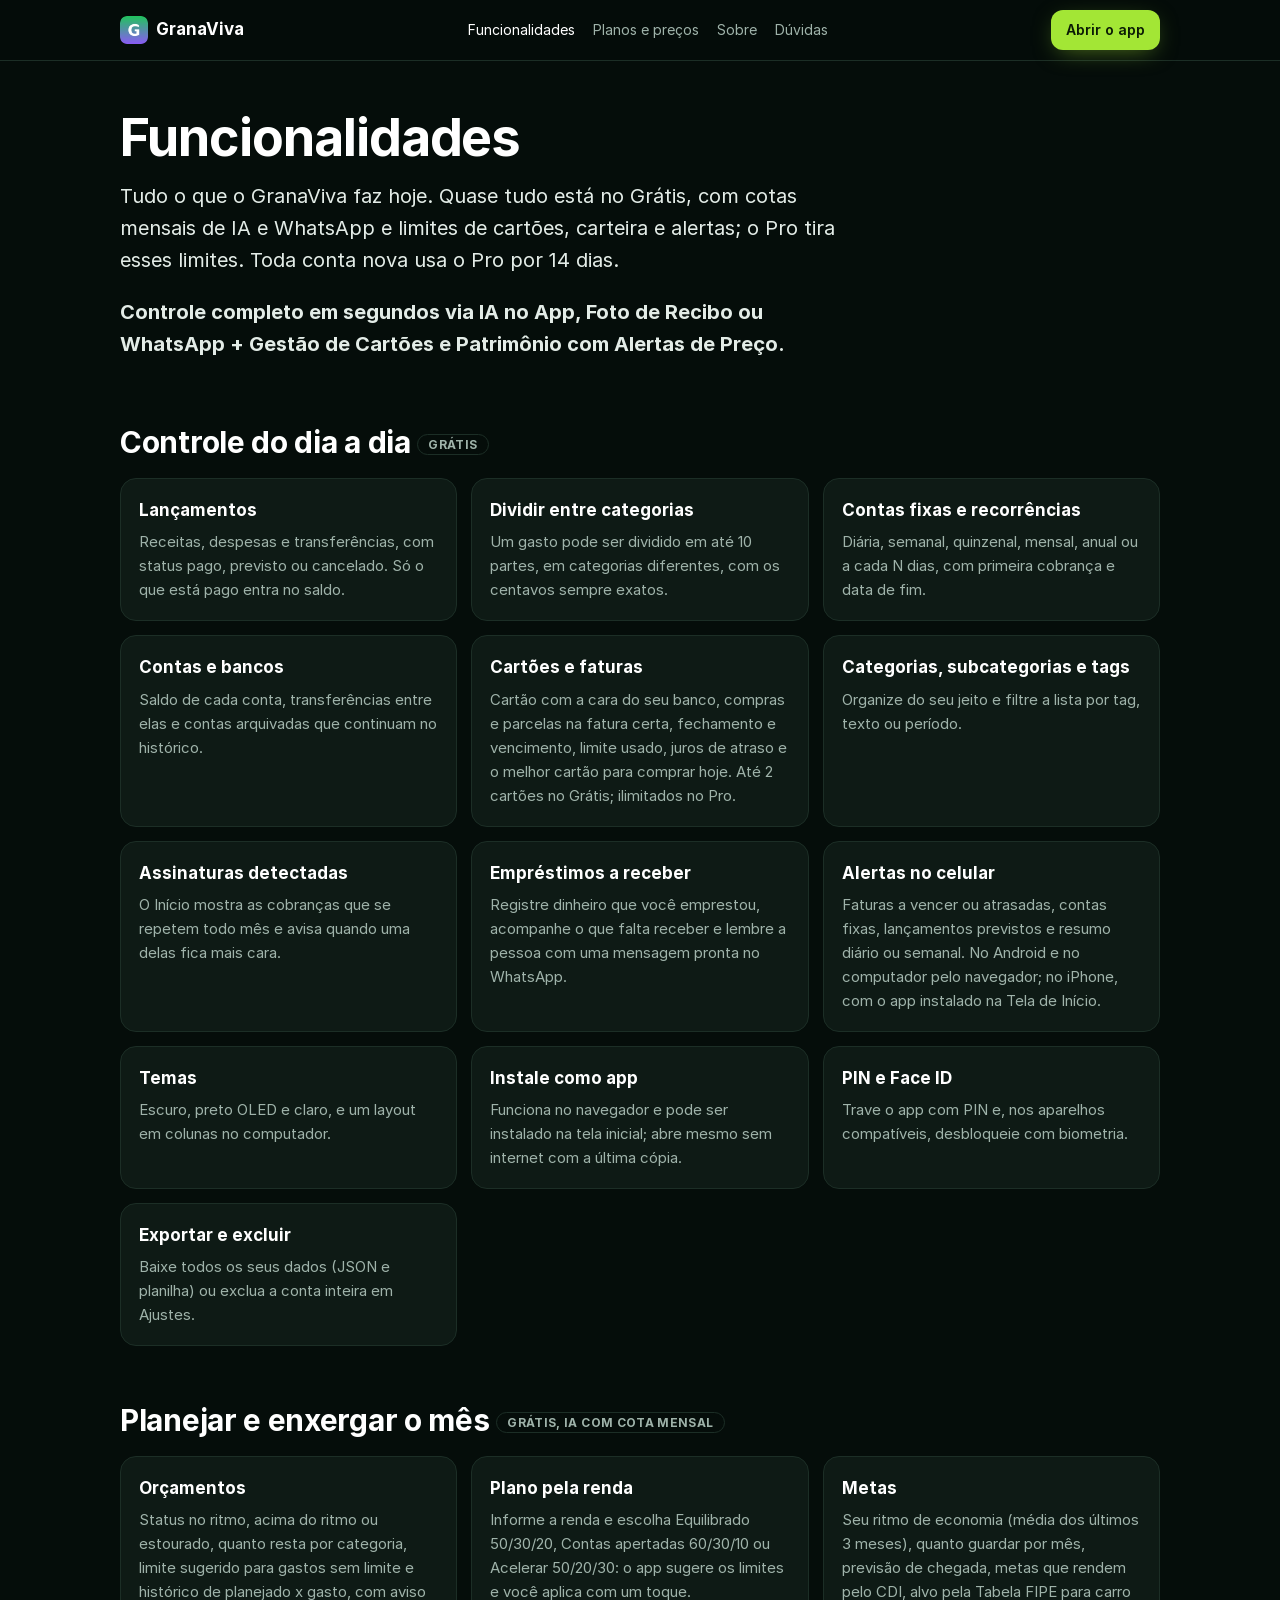
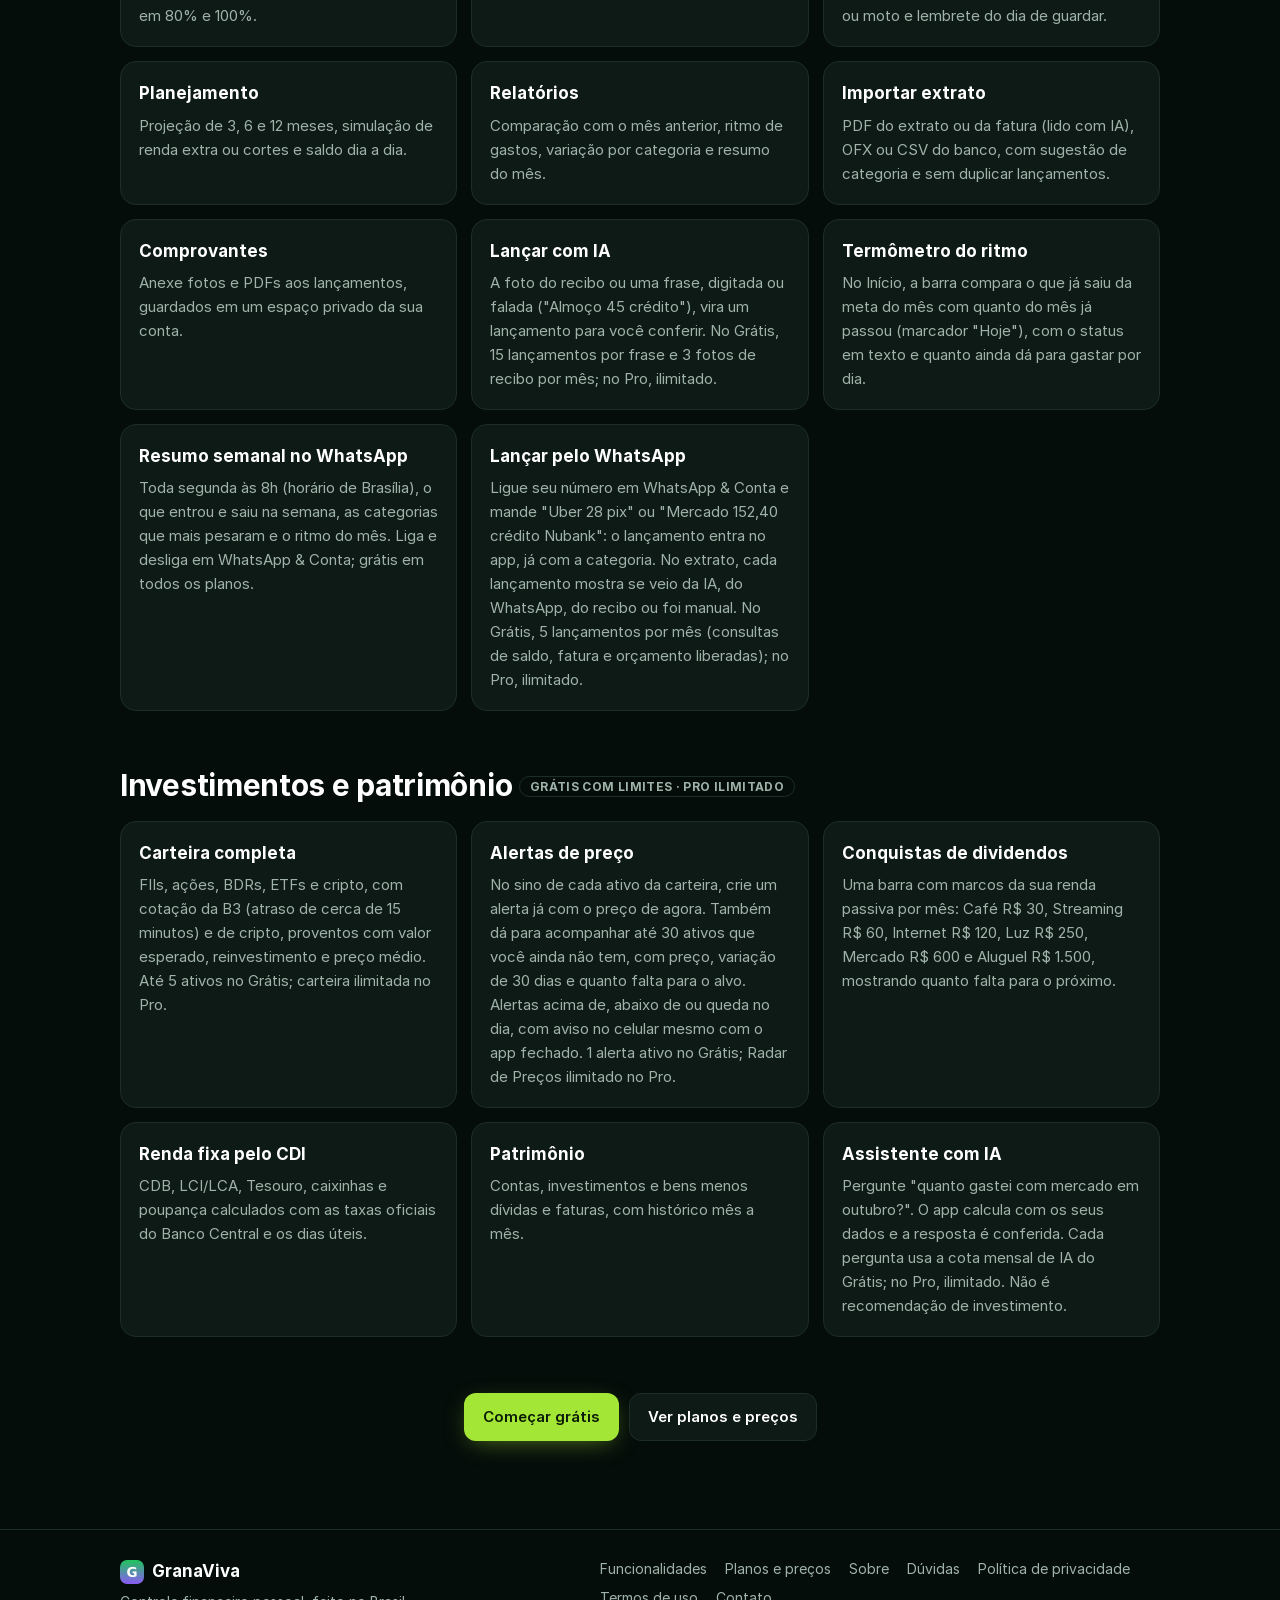
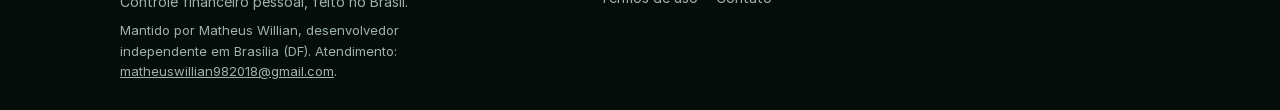
<file: site/funcionalidades.html>
<!doctype html>
<html lang="pt-BR">
<head>
<meta charset="utf-8">
<meta name="viewport" content="width=device-width, initial-scale=1, viewport-fit=cover">
<meta http-equiv="Content-Security-Policy" content="default-src 'self'; img-src 'self' data:; style-src 'self'; font-src 'self'; script-src 'none'; base-uri 'self'; form-action 'none'">
<meta name="referrer" content="strict-origin-when-cross-origin">
<title>Funcionalidades · GranaViva</title>
<meta name="description" content="Lançamentos por IA, foto do recibo ou WhatsApp, cartões e faturas, orçamentos, planejamento, metas e patrimônio com alertas de preço no GranaViva.">
<meta name="theme-color" content="#050d0a">
<link rel="icon" href="../icons/icon-192.png">
<link rel="apple-touch-icon" href="../icons/apple-touch-icon.png">
<link rel="stylesheet" href="site.css">
</head>
<body>
<a class="pular" href="#conteudo">Pular para o conteúdo</a>
<header class="topo"><div class="lim topoIn">
  <a class="marca" href="./"><img src="../icons/icon-192.png" alt="" width="28" height="28">GranaViva</a>
  <nav class="menu" aria-label="Páginas"><a href="funcionalidades.html" aria-current="page">Funcionalidades</a><a href="precos.html">Planos e preços</a><a href="sobre.html">Sobre</a><a href="faq.html">Dúvidas</a></nav>
  <a class="btn btnP topoBtn" href="../">Abrir o app</a>
</div></header>
<main id="conteudo">
<section class="lim cab"><h1>Funcionalidades</h1><p class="lead">Tudo o que o GranaViva faz hoje. Quase tudo está no Grátis, com cotas mensais de IA e WhatsApp e limites de cartões, carteira e alertas; o Pro tira esses limites. Toda conta nova usa o Pro por 14 dias.</p><p class="lead"><strong>Controle completo em segundos via IA no App, Foto de Recibo ou WhatsApp + Gestão de Cartões e Patrimônio com Alertas de Preço.</strong></p></section><section class="lim bloco"><h2>Controle do dia a dia <span class="tag">Grátis</span></h2><div class="grade3"><div class="item"><h3>Lançamentos</h3><p>Receitas, despesas e transferências, com status pago, previsto ou cancelado. Só o que está pago entra no saldo.</p></div><div class="item"><h3>Dividir entre categorias</h3><p>Um gasto pode ser dividido em até 10 partes, em categorias diferentes, com os centavos sempre exatos.</p></div><div class="item"><h3>Contas fixas e recorrências</h3><p>Diária, semanal, quinzenal, mensal, anual ou a cada N dias, com primeira cobrança e data de fim.</p></div><div class="item"><h3>Contas e bancos</h3><p>Saldo de cada conta, transferências entre elas e contas arquivadas que continuam no histórico.</p></div><div class="item"><h3>Cartões e faturas</h3><p>Cartão com a cara do seu banco, compras e parcelas na fatura certa, fechamento e vencimento, limite usado, juros de atraso e o melhor cartão para comprar hoje. Até 2 cartões no Grátis; ilimitados no Pro.</p></div><div class="item"><h3>Categorias, subcategorias e tags</h3><p>Organize do seu jeito e filtre a lista por tag, texto ou período.</p></div><div class="item"><h3>Assinaturas detectadas</h3><p>O Início mostra as cobranças que se repetem todo mês e avisa quando uma delas fica mais cara.</p></div><div class="item"><h3>Empréstimos a receber</h3><p>Registre dinheiro que você emprestou, acompanhe o que falta receber e lembre a pessoa com uma mensagem pronta no WhatsApp.</p></div><div class="item"><h3>Alertas no celular</h3><p>Faturas a vencer ou atrasadas, contas fixas, lançamentos previstos e resumo diário ou semanal. No Android e no computador pelo navegador; no iPhone, com o app instalado na Tela de Início.</p></div><div class="item"><h3>Temas</h3><p>Escuro, preto OLED e claro, e um layout em colunas no computador.</p></div><div class="item"><h3>Instale como app</h3><p>Funciona no navegador e pode ser instalado na tela inicial; abre mesmo sem internet com a última cópia.</p></div><div class="item"><h3>PIN e Face ID</h3><p>Trave o app com PIN e, nos aparelhos compatíveis, desbloqueie com biometria.</p></div><div class="item"><h3>Exportar e excluir</h3><p>Baixe todos os seus dados (JSON e planilha) ou exclua a conta inteira em Ajustes.</p></div></div></section><section class="lim bloco"><h2>Planejar e enxergar o mês <span class="tag">Grátis, IA com cota mensal</span></h2><div class="grade3"><div class="item"><h3>Orçamentos</h3><p>Status no ritmo, acima do ritmo ou estourado, quanto resta por categoria, limite sugerido para gastos sem limite e histórico de planejado x gasto, com aviso em 80% e 100%.</p></div><div class="item"><h3>Plano pela renda</h3><p>Informe a renda e escolha Equilibrado 50/30/20, Contas apertadas 60/30/10 ou Acelerar 50/20/30: o app sugere os limites e você aplica com um toque.</p></div><div class="item"><h3>Metas</h3><p>Seu ritmo de economia (média dos últimos 3 meses), quanto guardar por mês, previsão de chegada, metas que rendem pelo CDI, alvo pela Tabela FIPE para carro ou moto e lembrete do dia de guardar.</p></div><div class="item"><h3>Planejamento</h3><p>Projeção de 3, 6 e 12 meses, simulação de renda extra ou cortes e saldo dia a dia.</p></div><div class="item"><h3>Relatórios</h3><p>Comparação com o mês anterior, ritmo de gastos, variação por categoria e resumo do mês.</p></div><div class="item"><h3>Importar extrato</h3><p>PDF do extrato ou da fatura (lido com IA), OFX ou CSV do banco, com sugestão de categoria e sem duplicar lançamentos.</p></div><div class="item"><h3>Comprovantes</h3><p>Anexe fotos e PDFs aos lançamentos, guardados em um espaço privado da sua conta.</p></div><div class="item"><h3>Lançar com IA</h3><p>A foto do recibo ou uma frase, digitada ou falada (&quot;Almoço 45 crédito&quot;), vira um lançamento para você conferir. No Grátis, 15 lançamentos por frase e 3 fotos de recibo por mês; no Pro, ilimitado.</p></div><div class="item"><h3>Termômetro do ritmo</h3><p>No Início, a barra compara o que já saiu da meta do mês com quanto do mês já passou (marcador &quot;Hoje&quot;), com o status em texto e quanto ainda dá para gastar por dia.</p></div><div class="item"><h3>Resumo semanal no WhatsApp</h3><p>Toda segunda às 8h (horário de Brasília), o que entrou e saiu na semana, as categorias que mais pesaram e o ritmo do mês. Liga e desliga em WhatsApp &amp; Conta; grátis em todos os planos.</p></div><div class="item"><h3>Lançar pelo WhatsApp</h3><p>Ligue seu número em WhatsApp &amp; Conta e mande &quot;Uber 28 pix&quot; ou &quot;Mercado 152,40 crédito Nubank&quot;: o lançamento entra no app, já com a categoria. No extrato, cada lançamento mostra se veio da IA, do WhatsApp, do recibo ou foi manual. No Grátis, 5 lançamentos por mês (consultas de saldo, fatura e orçamento liberadas); no Pro, ilimitado.</p></div></div></section><section class="lim bloco"><h2>Investimentos e patrimônio <span class="tag">Grátis com limites · Pro ilimitado</span></h2><div class="grade3"><div class="item"><h3>Carteira completa</h3><p>FIIs, ações, BDRs, ETFs e cripto, com cotação da B3 (atraso de cerca de 15 minutos) e de cripto, proventos com valor esperado, reinvestimento e preço médio. Até 5 ativos no Grátis; carteira ilimitada no Pro.</p></div><div class="item"><h3>Alertas de preço</h3><p>No sino de cada ativo da carteira, crie um alerta já com o preço de agora. Também dá para acompanhar até 30 ativos que você ainda não tem, com preço, variação de 30 dias e quanto falta para o alvo. Alertas acima de, abaixo de ou queda no dia, com aviso no celular mesmo com o app fechado. 1 alerta ativo no Grátis; Radar de Preços ilimitado no Pro.</p></div><div class="item"><h3>Conquistas de dividendos</h3><p>Uma barra com marcos da sua renda passiva por mês: Café R$ 30, Streaming R$ 60, Internet R$ 120, Luz R$ 250, Mercado R$ 600 e Aluguel R$ 1.500, mostrando quanto falta para o próximo.</p></div><div class="item"><h3>Renda fixa pelo CDI</h3><p>CDB, LCI/LCA, Tesouro, caixinhas e poupança calculados com as taxas oficiais do Banco Central e os dias úteis.</p></div><div class="item"><h3>Patrimônio</h3><p>Contas, investimentos e bens menos dívidas e faturas, com histórico mês a mês.</p></div><div class="item"><h3>Assistente com IA</h3><p>Pergunte &quot;quanto gastei com mercado em outubro?&quot;. O app calcula com os seus dados e a resposta é conferida. Cada pergunta usa a cota mensal de IA do Grátis; no Pro, ilimitado. Não é recomendação de investimento.</p></div></div></section><section class="lim bloco final"><div class="ctas cen"><a class="btn btnP" href="../">Começar grátis</a><a class="btn btnS" href="precos.html">Ver planos e preços</a></div></section>
</main>
<footer class="rodape"><div class="lim rodIn">
  <div><a class="marca" href="./"><img src="../icons/icon-192.png" alt="" width="24" height="24">GranaViva</a><p>Controle financeiro pessoal, feito no Brasil.</p><p class="forn">Mantido por Matheus Willian, desenvolvedor independente em Brasília (DF). Atendimento: <a href="mailto:matheuswillian982018@gmail.com">matheuswillian982018@gmail.com</a>.</p></div>
  <nav aria-label="Rodapé"><a href="funcionalidades.html">Funcionalidades</a><a href="precos.html">Planos e preços</a><a href="sobre.html">Sobre</a><a href="faq.html">Dúvidas</a><a href="privacidade.html">Política de privacidade</a><a href="termos.html">Termos de uso</a><a href="mailto:matheuswillian982018@gmail.com">Contato</a></nav>
</div></footer>
</body>
</html>
</file>
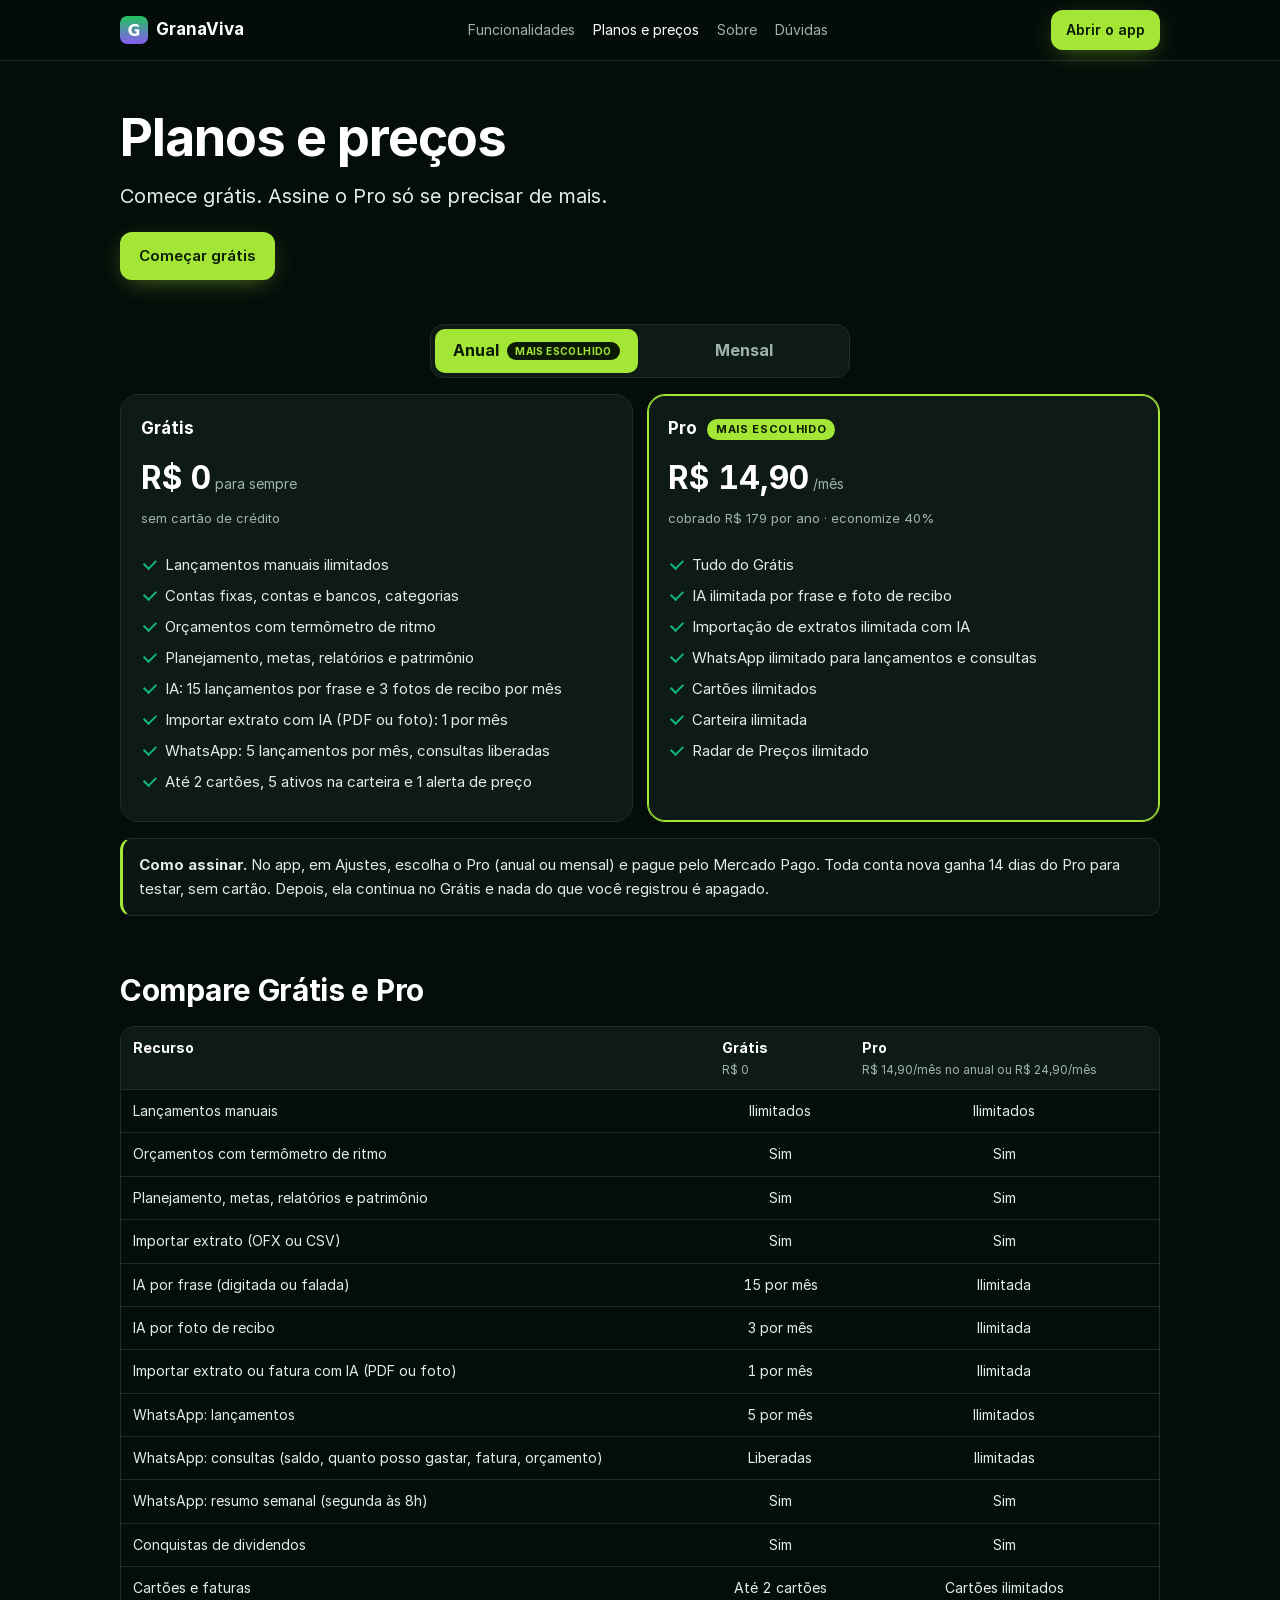
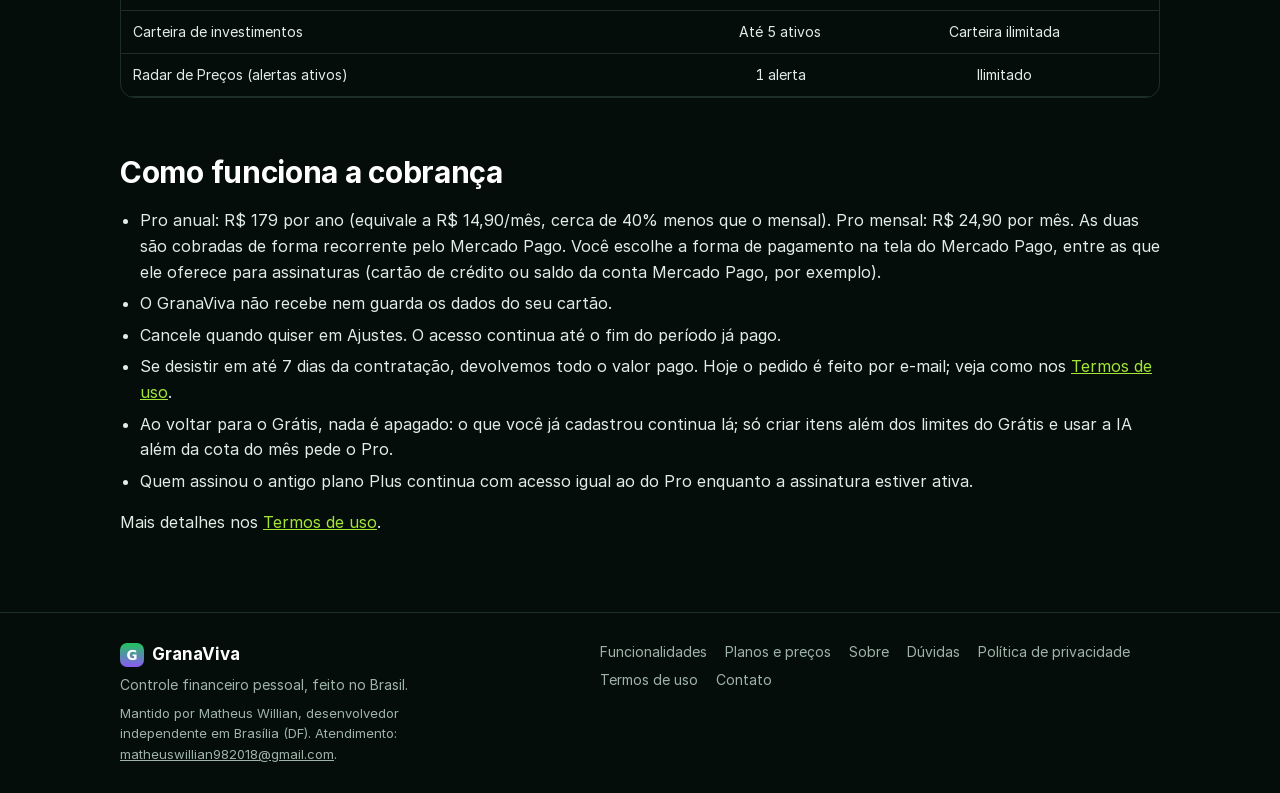
<file: site/precos.html>
<!doctype html>
<html lang="pt-BR">
<head>
<meta charset="utf-8">
<meta name="viewport" content="width=device-width, initial-scale=1, viewport-fit=cover">
<meta http-equiv="Content-Security-Policy" content="default-src 'self'; img-src 'self' data:; style-src 'self'; font-src 'self'; script-src 'none'; base-uri 'self'; form-action 'none'">
<meta name="referrer" content="strict-origin-when-cross-origin">
<title>Planos e preços · GranaViva</title>
<meta name="description" content="Grátis (R$ 0) e Pro por R$ 14,90/mês no anual (R$ 179/ano) ou R$ 24,90/mês.">
<meta name="theme-color" content="#050d0a">
<link rel="icon" href="../icons/icon-192.png">
<link rel="apple-touch-icon" href="../icons/apple-touch-icon.png">
<link rel="stylesheet" href="site.css">
</head>
<body>
<a class="pular" href="#conteudo">Pular para o conteúdo</a>
<header class="topo"><div class="lim topoIn">
  <a class="marca" href="./"><img src="../icons/icon-192.png" alt="" width="28" height="28">GranaViva</a>
  <nav class="menu" aria-label="Páginas"><a href="funcionalidades.html">Funcionalidades</a><a href="precos.html" aria-current="page">Planos e preços</a><a href="sobre.html">Sobre</a><a href="faq.html">Dúvidas</a></nav>
  <a class="btn btnP topoBtn" href="../">Abrir o app</a>
</div></header>
<main id="conteudo">
<section class="lim cab"><h1>Planos e preços</h1><p class="lead">Comece grátis. Assine o Pro só se precisar de mais.</p><div class="ctas"><a class="btn btnP" href="../">Começar grátis</a></div></section>
<section class="lim bloco"><div class="perW"><input class="perIn" type="radio" name="per" id="perAnual" checked><input class="perIn" type="radio" name="per" id="perMensal"><div class="perSel" role="group" aria-label="Período de cobrança do Pro"><label for="perAnual">Anual <span class="selo">Mais escolhido</span></label><label for="perMensal">Mensal</label></div><div class="planos"><article class="plano">
  <h3>Grátis</h3>
  <p class="preco">R$ 0<small>para sempre</small></p><p class="pAnual">sem cartão de crédito</p>
  <ul class="checks"><li>Lançamentos manuais ilimitados</li><li>Contas fixas, contas e bancos, categorias</li><li>Orçamentos com termômetro de ritmo</li><li>Planejamento, metas, relatórios e patrimônio</li><li>IA: 15 lançamentos por frase e 3 fotos de recibo por mês</li><li>Importar extrato com IA (PDF ou foto): 1 por mês</li><li>WhatsApp: 5 lançamentos por mês, consultas liberadas</li><li>Até 2 cartões, 5 ativos na carteira e 1 alerta de preço</li></ul>
</article><article class="plano destaque">
  <h3>Pro <span class="etq soAnual">Mais escolhido</span></h3>
  <p class="preco soAnual">R$ 14,90<small>/mês</small></p><p class="pAnual soAnual">cobrado R$ 179 por ano · economize 40%</p>
  <p class="preco soMensal">R$ 24,90<small>/mês</small></p><p class="pAnual soMensal">cobrado todo mês · cancele quando quiser</p>
  <ul class="checks"><li>Tudo do Grátis</li><li>IA ilimitada por frase e foto de recibo</li><li>Importação de extratos ilimitada com IA</li><li>WhatsApp ilimitado para lançamentos e consultas</li><li>Cartões ilimitados</li><li>Carteira ilimitada</li><li>Radar de Preços ilimitado</li></ul>
</article></div></div><p class="aviso"><strong>Como assinar.</strong> No app, em Ajustes, escolha o Pro (anual ou mensal) e pague pelo Mercado Pago. Toda conta nova ganha 14 dias do Pro para testar, sem cartão. Depois, ela continua no Grátis e nada do que você registrou é apagado.</p></section>
<section class="lim bloco"><h2>Compare Grátis e Pro</h2>
<div class="tabelaW"><table class="tabela"><thead><tr><th scope="col">Recurso</th><th scope="col">Grátis<small>R$ 0</small></th><th scope="col">Pro<small>R$ 14,90/mês no anual ou R$ 24,90/mês</small></th></tr></thead><tbody><tr><th scope="row">Lançamentos manuais</th><td>Ilimitados</td><td>Ilimitados</td></tr><tr><th scope="row">Orçamentos com termômetro de ritmo</th><td>Sim</td><td>Sim</td></tr><tr><th scope="row">Planejamento, metas, relatórios e patrimônio</th><td>Sim</td><td>Sim</td></tr><tr><th scope="row">Importar extrato (OFX ou CSV)</th><td>Sim</td><td>Sim</td></tr><tr><th scope="row">IA por frase (digitada ou falada)</th><td>15 por mês</td><td>Ilimitada</td></tr><tr><th scope="row">IA por foto de recibo</th><td>3 por mês</td><td>Ilimitada</td></tr><tr><th scope="row">Importar extrato ou fatura com IA (PDF ou foto)</th><td>1 por mês</td><td>Ilimitada</td></tr><tr><th scope="row">WhatsApp: lançamentos</th><td>5 por mês</td><td>Ilimitados</td></tr><tr><th scope="row">WhatsApp: consultas (saldo, quanto posso gastar, fatura, orçamento)</th><td>Liberadas</td><td>Ilimitadas</td></tr><tr><th scope="row">WhatsApp: resumo semanal (segunda às 8h)</th><td>Sim</td><td>Sim</td></tr><tr><th scope="row">Conquistas de dividendos</th><td>Sim</td><td>Sim</td></tr><tr><th scope="row">Cartões e faturas</th><td>Até 2 cartões</td><td>Cartões ilimitados</td></tr><tr><th scope="row">Carteira de investimentos</th><td>Até 5 ativos</td><td>Carteira ilimitada</td></tr><tr><th scope="row">Radar de Preços (alertas ativos)</th><td>1 alerta</td><td>Ilimitado</td></tr></tbody></table></div>
</section>
<section class="lim bloco"><h2>Como funciona a cobrança</h2>
<ul class="lista">
<li>Pro anual: R$ 179 por ano (equivale a R$ 14,90/mês, cerca de 40% menos que o mensal). Pro mensal: R$ 24,90 por mês. As duas são cobradas de forma recorrente pelo Mercado Pago. Você escolhe a forma de pagamento na tela do Mercado Pago, entre as que ele oferece para assinaturas (cartão de crédito ou saldo da conta Mercado Pago, por exemplo).</li>
<li>O GranaViva não recebe nem guarda os dados do seu cartão.</li>
<li>Cancele quando quiser em Ajustes. O acesso continua até o fim do período já pago.</li>
<li>Se desistir em até 7 dias da contratação, devolvemos todo o valor pago. Hoje o pedido é feito por e-mail; veja como nos <a href="termos.html">Termos de uso</a>.</li>
<li>Ao voltar para o Grátis, nada é apagado: o que você já cadastrou continua lá; só criar itens além dos limites do Grátis e usar a IA além da cota do mês pede o Pro.</li>
<li>Quem assinou o antigo plano Plus continua com acesso igual ao do Pro enquanto a assinatura estiver ativa.</li>
</ul>
<p>Mais detalhes nos <a href="termos.html">Termos de uso</a>.</p></section>
</main>
<footer class="rodape"><div class="lim rodIn">
  <div><a class="marca" href="./"><img src="../icons/icon-192.png" alt="" width="24" height="24">GranaViva</a><p>Controle financeiro pessoal, feito no Brasil.</p><p class="forn">Mantido por Matheus Willian, desenvolvedor independente em Brasília (DF). Atendimento: <a href="mailto:matheuswillian982018@gmail.com">matheuswillian982018@gmail.com</a>.</p></div>
  <nav aria-label="Rodapé"><a href="funcionalidades.html">Funcionalidades</a><a href="precos.html">Planos e preços</a><a href="sobre.html">Sobre</a><a href="faq.html">Dúvidas</a><a href="privacidade.html">Política de privacidade</a><a href="termos.html">Termos de uso</a><a href="mailto:matheuswillian982018@gmail.com">Contato</a></nav>
</div></footer>
</body>
</html>
</file>
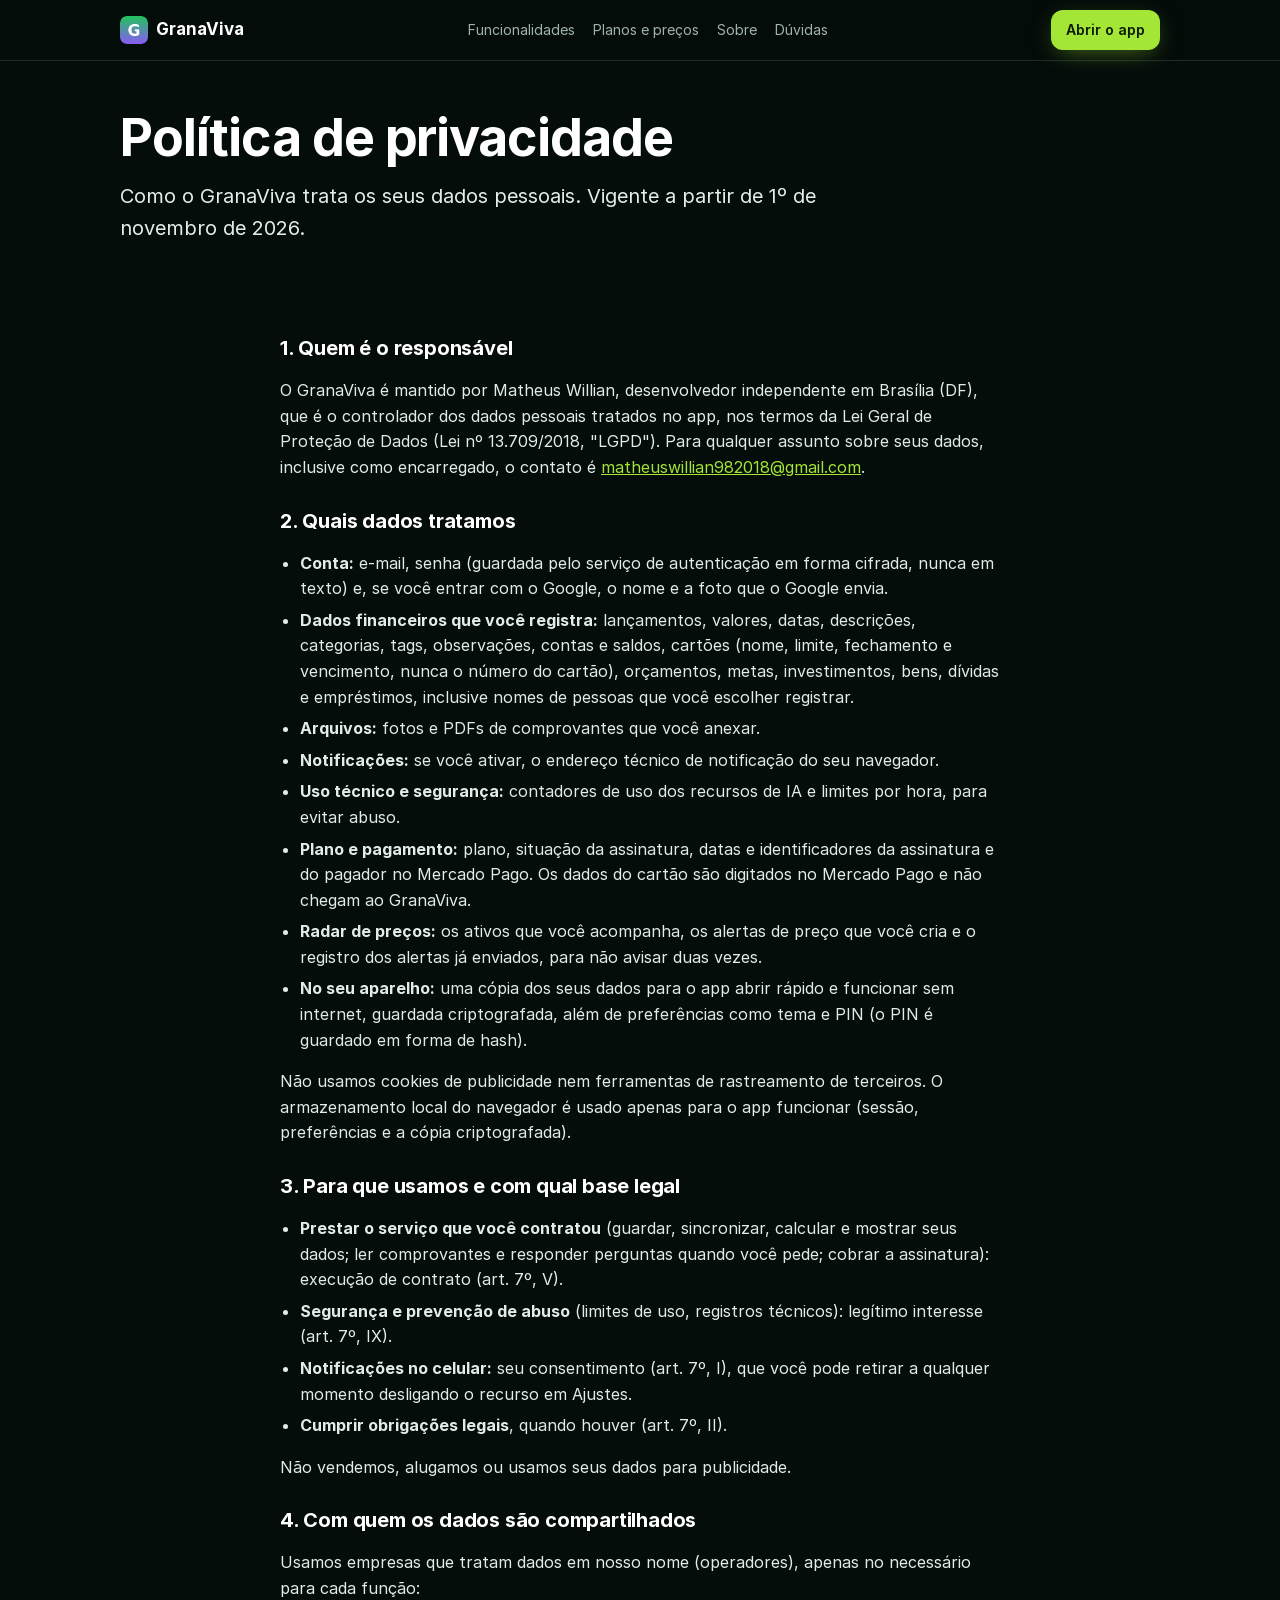
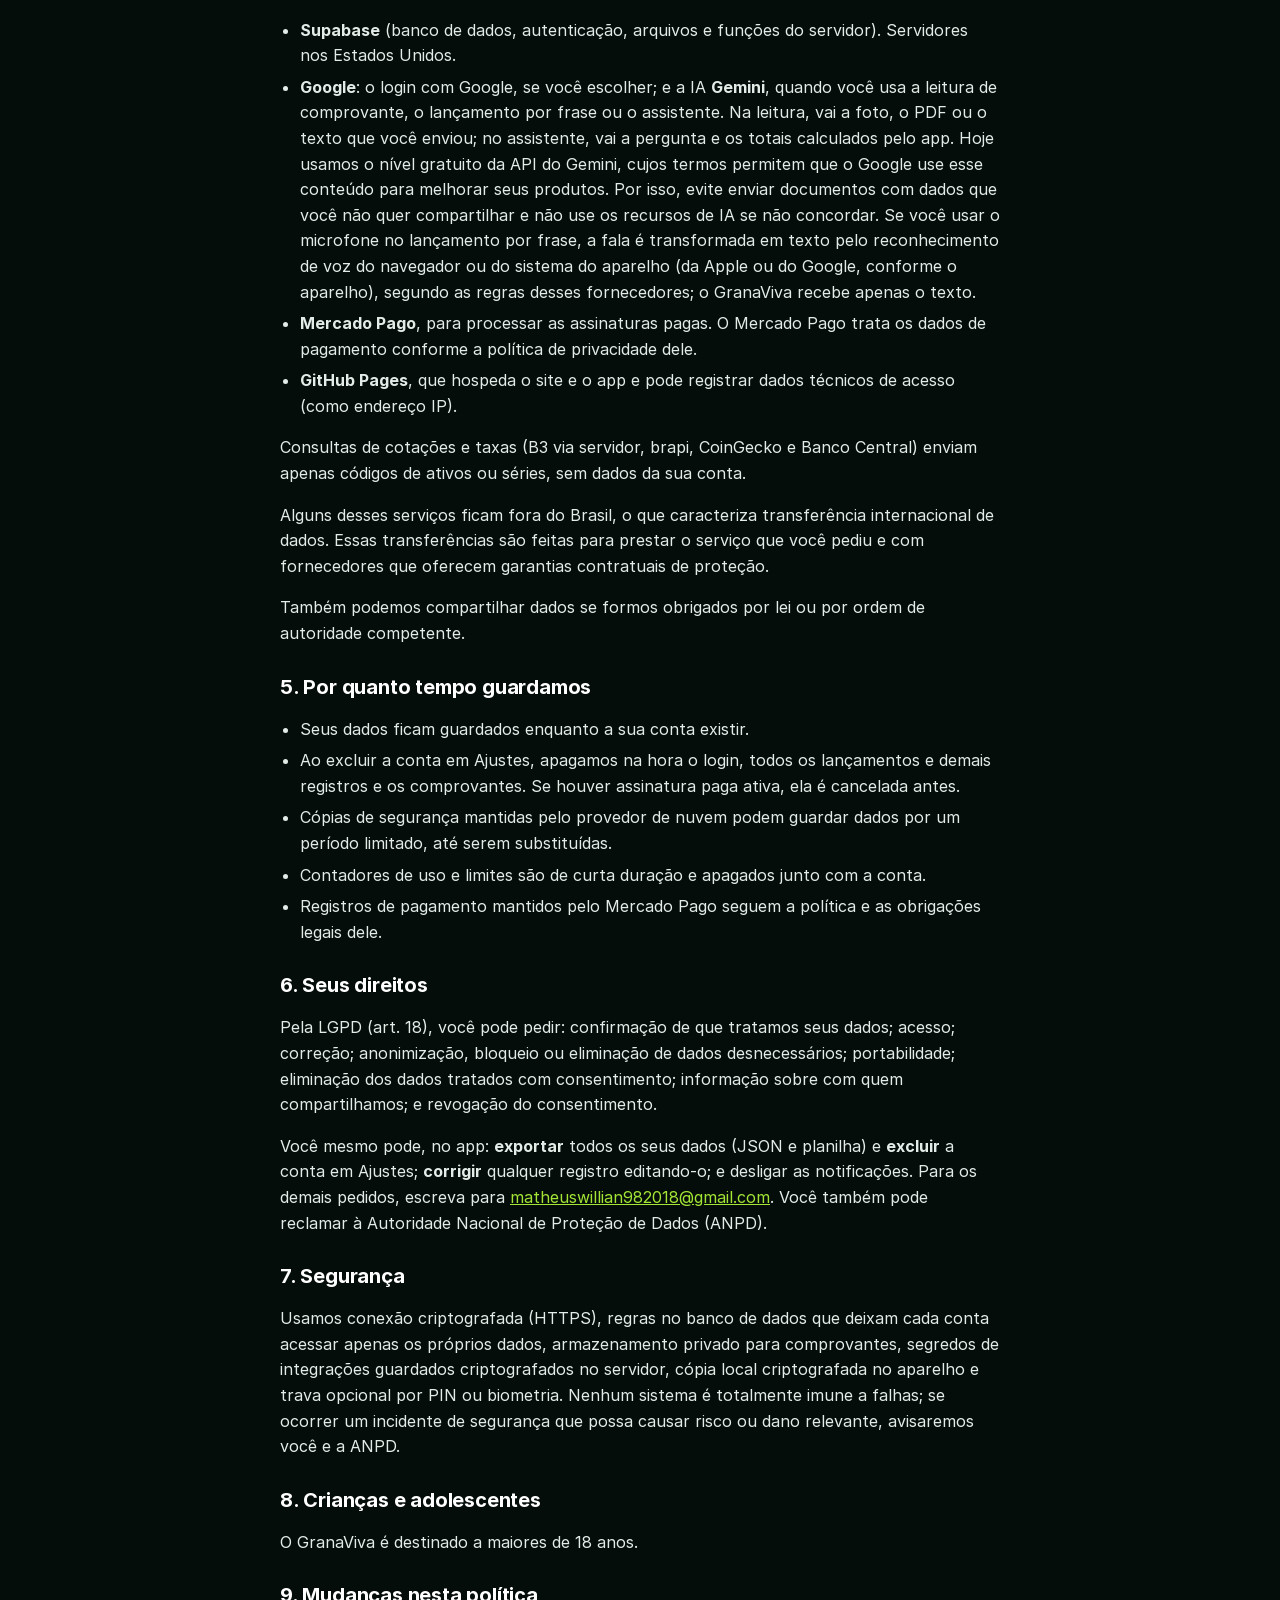
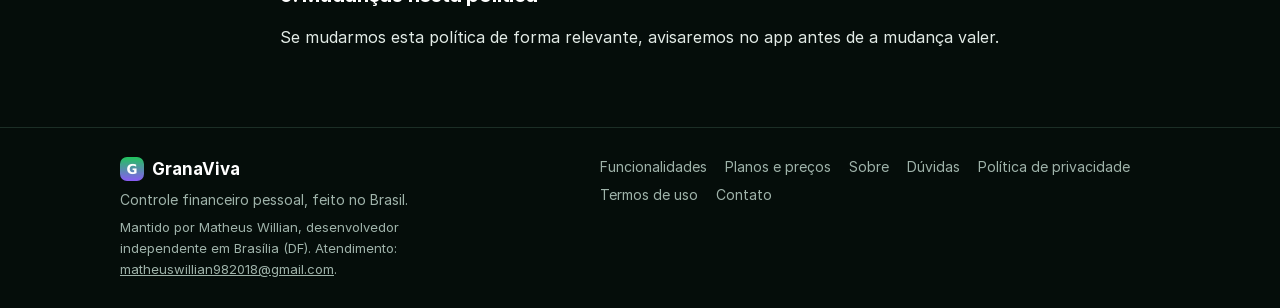
<file: site/privacidade.html>
<!doctype html>
<html lang="pt-BR">
<head>
<meta charset="utf-8">
<meta name="viewport" content="width=device-width, initial-scale=1, viewport-fit=cover">
<meta http-equiv="Content-Security-Policy" content="default-src 'self'; img-src 'self' data:; style-src 'self'; font-src 'self'; script-src 'none'; base-uri 'self'; form-action 'none'">
<meta name="referrer" content="strict-origin-when-cross-origin">
<title>Política de privacidade · GranaViva</title>
<meta name="description" content="Quais dados o GranaViva trata, para quê, com quem compartilha, por quanto tempo e como exercer seus direitos.">
<meta name="theme-color" content="#050d0a">
<link rel="icon" href="../icons/icon-192.png">
<link rel="apple-touch-icon" href="../icons/apple-touch-icon.png">
<link rel="stylesheet" href="site.css">
</head>
<body>
<a class="pular" href="#conteudo">Pular para o conteúdo</a>
<header class="topo"><div class="lim topoIn">
  <a class="marca" href="./"><img src="../icons/icon-192.png" alt="" width="28" height="28">GranaViva</a>
  <nav class="menu" aria-label="Páginas"><a href="funcionalidades.html">Funcionalidades</a><a href="precos.html">Planos e preços</a><a href="sobre.html">Sobre</a><a href="faq.html">Dúvidas</a></nav>
  <a class="btn btnP topoBtn" href="../">Abrir o app</a>
</div></header>
<main id="conteudo">
<section class="lim cab"><h1>Política de privacidade</h1><p class="lead">Como o GranaViva trata os seus dados pessoais. Vigente a partir de 1º de novembro de 2026.</p></section>
<section class="lim bloco texto legal">
<h2>1. Quem é o responsável</h2>
<p>O GranaViva é mantido por Matheus Willian, desenvolvedor independente em Brasília (DF), que é o controlador dos dados pessoais tratados no app, nos termos da Lei Geral de Proteção de Dados (Lei nº 13.709/2018, "LGPD"). Para qualquer assunto sobre seus dados, inclusive como encarregado, o contato é <a href="mailto:matheuswillian982018@gmail.com">matheuswillian982018@gmail.com</a>.</p>

<h2>2. Quais dados tratamos</h2>
<ul class="lista">
<li><strong>Conta:</strong> e-mail, senha (guardada pelo serviço de autenticação em forma cifrada, nunca em texto) e, se você entrar com o Google, o nome e a foto que o Google envia.</li>
<li><strong>Dados financeiros que você registra:</strong> lançamentos, valores, datas, descrições, categorias, tags, observações, contas e saldos, cartões (nome, limite, fechamento e vencimento, nunca o número do cartão), orçamentos, metas, investimentos, bens, dívidas e empréstimos, inclusive nomes de pessoas que você escolher registrar.</li>
<li><strong>Arquivos:</strong> fotos e PDFs de comprovantes que você anexar.</li>
<li><strong>Notificações:</strong> se você ativar, o endereço técnico de notificação do seu navegador.</li>
<li><strong>Uso técnico e segurança:</strong> contadores de uso dos recursos de IA e limites por hora, para evitar abuso.</li>
<li><strong>Plano e pagamento:</strong> plano, situação da assinatura, datas e identificadores da assinatura e do pagador no Mercado Pago. Os dados do cartão são digitados no Mercado Pago e não chegam ao GranaViva.</li>
<li><strong>Radar de preços:</strong> os ativos que você acompanha, os alertas de preço que você cria e o registro dos alertas já enviados, para não avisar duas vezes.</li>

<li><strong>No seu aparelho:</strong> uma cópia dos seus dados para o app abrir rápido e funcionar sem internet, guardada criptografada, além de preferências como tema e PIN (o PIN é guardado em forma de hash).</li>
</ul>
<p>Não usamos cookies de publicidade nem ferramentas de rastreamento de terceiros. O armazenamento local do navegador é usado apenas para o app funcionar (sessão, preferências e a cópia criptografada).</p>

<h2>3. Para que usamos e com qual base legal</h2>
<ul class="lista">
<li><strong>Prestar o serviço que você contratou</strong> (guardar, sincronizar, calcular e mostrar seus dados; ler comprovantes e responder perguntas quando você pede; cobrar a assinatura): execução de contrato (art. 7º, V).</li>
<li><strong>Segurança e prevenção de abuso</strong> (limites de uso, registros técnicos): legítimo interesse (art. 7º, IX).</li>
<li><strong>Notificações no celular:</strong> seu consentimento (art. 7º, I), que você pode retirar a qualquer momento desligando o recurso em Ajustes.</li>
<li><strong>Cumprir obrigações legais</strong>, quando houver (art. 7º, II).</li>
</ul>
<p>Não vendemos, alugamos ou usamos seus dados para publicidade.</p>

<h2>4. Com quem os dados são compartilhados</h2>
<p>Usamos empresas que tratam dados em nosso nome (operadores), apenas no necessário para cada função:</p>
<ul class="lista">
<li><strong>Supabase</strong> (banco de dados, autenticação, arquivos e funções do servidor). Servidores nos Estados Unidos.</li>
<li><strong>Google</strong>: o login com Google, se você escolher; e a IA <strong>Gemini</strong>, quando você usa a leitura de comprovante, o lançamento por frase ou o assistente. Na leitura, vai a foto, o PDF ou o texto que você enviou; no assistente, vai a pergunta e os totais calculados pelo app. Hoje usamos o nível gratuito da API do Gemini, cujos termos permitem que o Google use esse conteúdo para melhorar seus produtos. Por isso, evite enviar documentos com dados que você não quer compartilhar e não use os recursos de IA se não concordar. Se você usar o microfone no lançamento por frase, a fala é transformada em texto pelo reconhecimento de voz do navegador ou do sistema do aparelho (da Apple ou do Google, conforme o aparelho), segundo as regras desses fornecedores; o GranaViva recebe apenas o texto.</li>

<li><strong>Mercado Pago</strong>, para processar as assinaturas pagas. O Mercado Pago trata os dados de pagamento conforme a política de privacidade dele.</li>
<li><strong>GitHub Pages</strong>, que hospeda o site e o app e pode registrar dados técnicos de acesso (como endereço IP).</li>
</ul>
<p>Consultas de cotações e taxas (B3 via servidor, brapi, CoinGecko e Banco Central) enviam apenas códigos de ativos ou séries, sem dados da sua conta.</p>
<p>Alguns desses serviços ficam fora do Brasil, o que caracteriza transferência internacional de dados. Essas transferências são feitas para prestar o serviço que você pediu e com fornecedores que oferecem garantias contratuais de proteção.</p>
<p>Também podemos compartilhar dados se formos obrigados por lei ou por ordem de autoridade competente.</p>

<h2>5. Por quanto tempo guardamos</h2>
<ul class="lista">
<li>Seus dados ficam guardados enquanto a sua conta existir.</li>
<li>Ao excluir a conta em Ajustes, apagamos na hora o login, todos os lançamentos e demais registros e os comprovantes. Se houver assinatura paga ativa, ela é cancelada antes.</li>
<li>Cópias de segurança mantidas pelo provedor de nuvem podem guardar dados por um período limitado, até serem substituídas.</li>
<li>Contadores de uso e limites são de curta duração e apagados junto com a conta.</li>
<li>Registros de pagamento mantidos pelo Mercado Pago seguem a política e as obrigações legais dele.</li>
</ul>

<h2>6. Seus direitos</h2>
<p>Pela LGPD (art. 18), você pode pedir: confirmação de que tratamos seus dados; acesso; correção; anonimização, bloqueio ou eliminação de dados desnecessários; portabilidade; eliminação dos dados tratados com consentimento; informação sobre com quem compartilhamos; e revogação do consentimento.</p>
<p>Você mesmo pode, no app: <strong>exportar</strong> todos os seus dados (JSON e planilha) e <strong>excluir</strong> a conta em Ajustes; <strong>corrigir</strong> qualquer registro editando-o; e desligar as notificações. Para os demais pedidos, escreva para <a href="mailto:matheuswillian982018@gmail.com">matheuswillian982018@gmail.com</a>. Você também pode reclamar à Autoridade Nacional de Proteção de Dados (ANPD).</p>

<h2>7. Segurança</h2>
<p>Usamos conexão criptografada (HTTPS), regras no banco de dados que deixam cada conta acessar apenas os próprios dados, armazenamento privado para comprovantes, segredos de integrações guardados criptografados no servidor, cópia local criptografada no aparelho e trava opcional por PIN ou biometria. Nenhum sistema é totalmente imune a falhas; se ocorrer um incidente de segurança que possa causar risco ou dano relevante, avisaremos você e a ANPD.</p>

<h2>8. Crianças e adolescentes</h2>
<p>O GranaViva é destinado a maiores de 18 anos.</p>

<h2>9. Mudanças nesta política</h2>
<p>Se mudarmos esta política de forma relevante, avisaremos no app antes de a mudança valer.</p>
</section>
</main>
<footer class="rodape"><div class="lim rodIn">
  <div><a class="marca" href="./"><img src="../icons/icon-192.png" alt="" width="24" height="24">GranaViva</a><p>Controle financeiro pessoal, feito no Brasil.</p><p class="forn">Mantido por Matheus Willian, desenvolvedor independente em Brasília (DF). Atendimento: <a href="mailto:matheuswillian982018@gmail.com">matheuswillian982018@gmail.com</a>.</p></div>
  <nav aria-label="Rodapé"><a href="funcionalidades.html">Funcionalidades</a><a href="precos.html">Planos e preços</a><a href="sobre.html">Sobre</a><a href="faq.html">Dúvidas</a><a href="privacidade.html">Política de privacidade</a><a href="termos.html">Termos de uso</a><a href="mailto:matheuswillian982018@gmail.com">Contato</a></nav>
</div></footer>
</body>
</html>
</file>
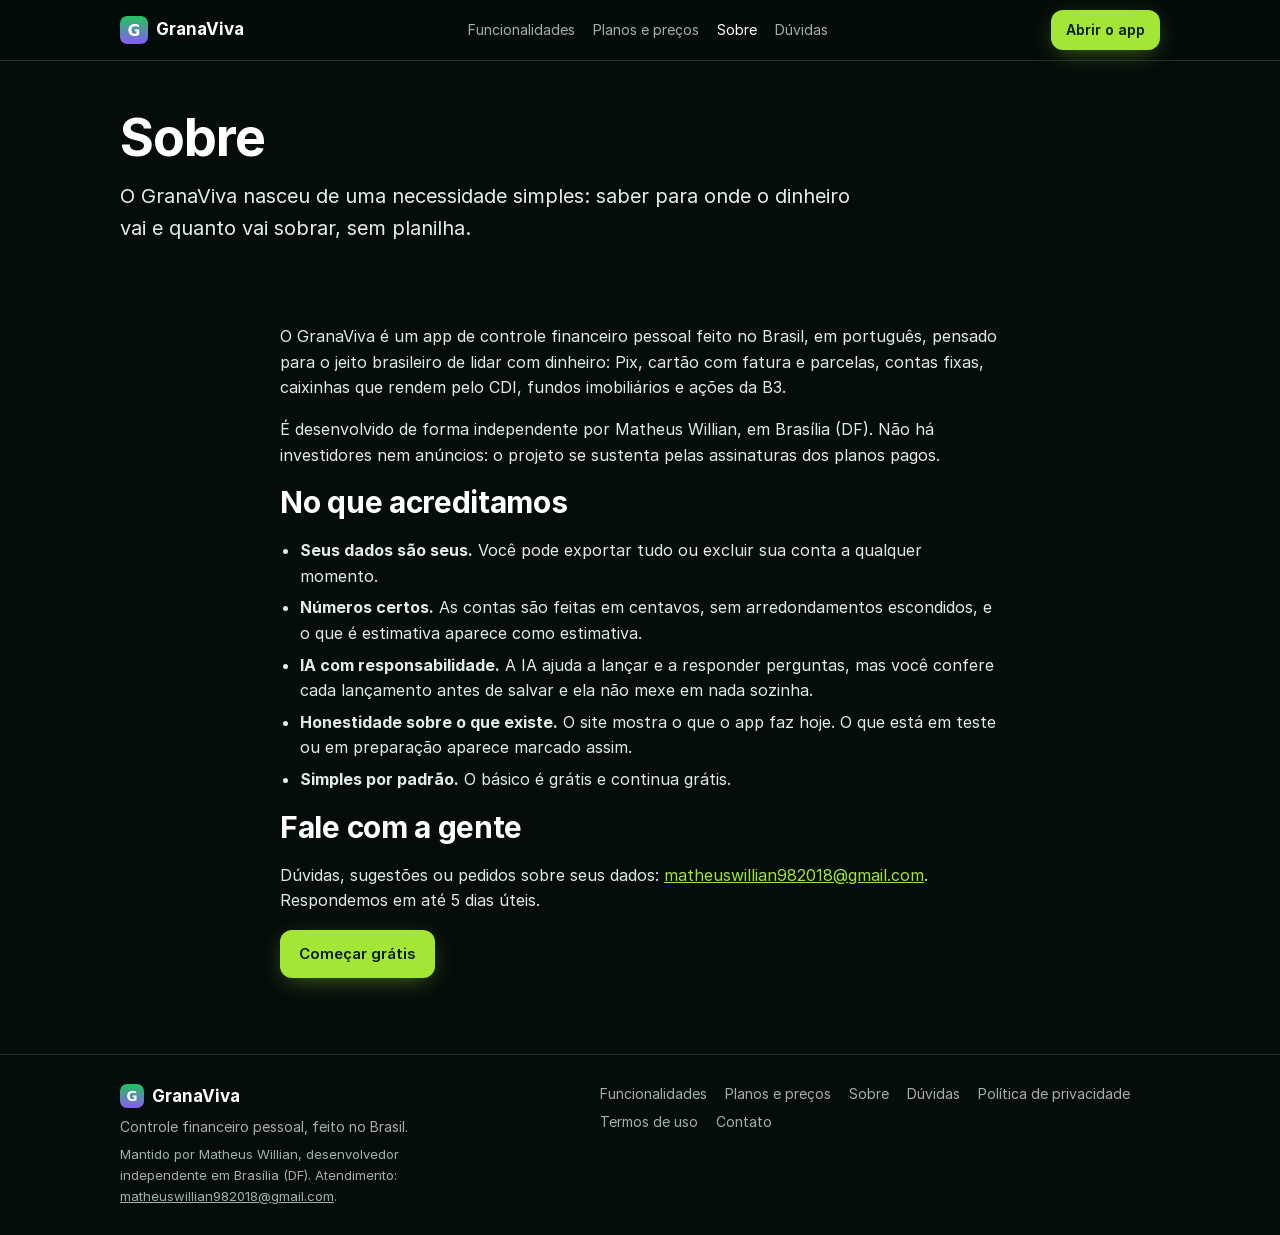
<file: site/sobre.html>
<!doctype html>
<html lang="pt-BR">
<head>
<meta charset="utf-8">
<meta name="viewport" content="width=device-width, initial-scale=1, viewport-fit=cover">
<meta http-equiv="Content-Security-Policy" content="default-src 'self'; img-src 'self' data:; style-src 'self'; font-src 'self'; script-src 'none'; base-uri 'self'; form-action 'none'">
<meta name="referrer" content="strict-origin-when-cross-origin">
<title>Sobre · GranaViva</title>
<meta name="description" content="Quem faz o GranaViva e no que acreditamos.">
<meta name="theme-color" content="#050d0a">
<link rel="icon" href="../icons/icon-192.png">
<link rel="apple-touch-icon" href="../icons/apple-touch-icon.png">
<link rel="stylesheet" href="site.css">
</head>
<body>
<a class="pular" href="#conteudo">Pular para o conteúdo</a>
<header class="topo"><div class="lim topoIn">
  <a class="marca" href="./"><img src="../icons/icon-192.png" alt="" width="28" height="28">GranaViva</a>
  <nav class="menu" aria-label="Páginas"><a href="funcionalidades.html">Funcionalidades</a><a href="precos.html">Planos e preços</a><a href="sobre.html" aria-current="page">Sobre</a><a href="faq.html">Dúvidas</a></nav>
  <a class="btn btnP topoBtn" href="../">Abrir o app</a>
</div></header>
<main id="conteudo">
<section class="lim cab"><h1>Sobre</h1><p class="lead">O GranaViva nasceu de uma necessidade simples: saber para onde o dinheiro vai e quanto vai sobrar, sem planilha.</p></section>
<section class="lim bloco texto">
<p>O GranaViva é um app de controle financeiro pessoal feito no Brasil, em português, pensado para o jeito brasileiro de lidar com dinheiro: Pix, cartão com fatura e parcelas, contas fixas, caixinhas que rendem pelo CDI, fundos imobiliários e ações da B3.</p>
<p>É desenvolvido de forma independente por Matheus Willian, em Brasília (DF). Não há investidores nem anúncios: o projeto se sustenta pelas assinaturas dos planos pagos.</p>
<h2>No que acreditamos</h2>
<ul class="lista">
<li><strong>Seus dados são seus.</strong> Você pode exportar tudo ou excluir sua conta a qualquer momento.</li>
<li><strong>Números certos.</strong> As contas são feitas em centavos, sem arredondamentos escondidos, e o que é estimativa aparece como estimativa.</li>
<li><strong>IA com responsabilidade.</strong> A IA ajuda a lançar e a responder perguntas, mas você confere cada lançamento antes de salvar e ela não mexe em nada sozinha.</li>
<li><strong>Honestidade sobre o que existe.</strong> O site mostra o que o app faz hoje. O que está em teste ou em preparação aparece marcado assim.</li>
<li><strong>Simples por padrão.</strong> O básico é grátis e continua grátis.</li>
</ul>
<h2>Fale com a gente</h2>
<p>Dúvidas, sugestões ou pedidos sobre seus dados: <a href="mailto:matheuswillian982018@gmail.com">matheuswillian982018@gmail.com</a>. Respondemos em até 5 dias úteis.</p>
<p><a class="btn btnP" href="../">Começar grátis</a></p>
</section>
</main>
<footer class="rodape"><div class="lim rodIn">
  <div><a class="marca" href="./"><img src="../icons/icon-192.png" alt="" width="24" height="24">GranaViva</a><p>Controle financeiro pessoal, feito no Brasil.</p><p class="forn">Mantido por Matheus Willian, desenvolvedor independente em Brasília (DF). Atendimento: <a href="mailto:matheuswillian982018@gmail.com">matheuswillian982018@gmail.com</a>.</p></div>
  <nav aria-label="Rodapé"><a href="funcionalidades.html">Funcionalidades</a><a href="precos.html">Planos e preços</a><a href="sobre.html">Sobre</a><a href="faq.html">Dúvidas</a><a href="privacidade.html">Política de privacidade</a><a href="termos.html">Termos de uso</a><a href="mailto:matheuswillian982018@gmail.com">Contato</a></nav>
</div></footer>
</body>
</html>
</file>
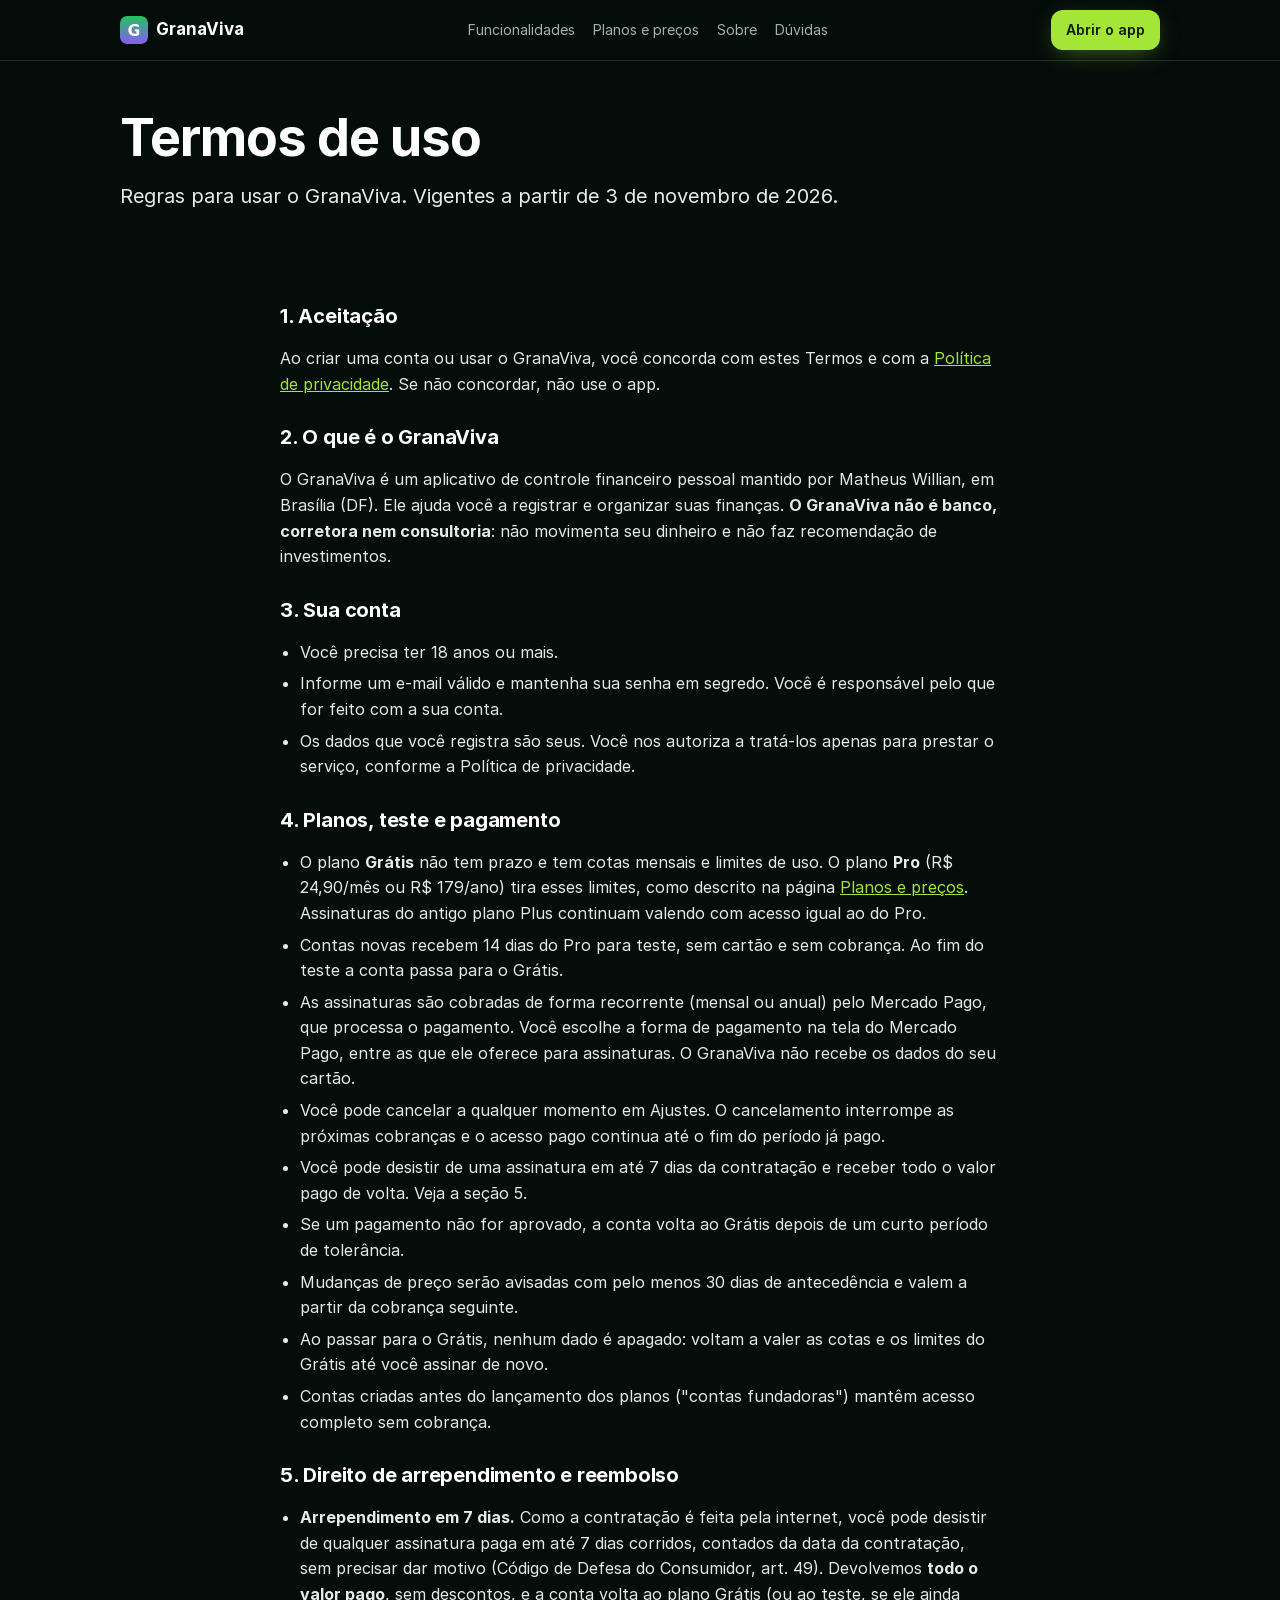
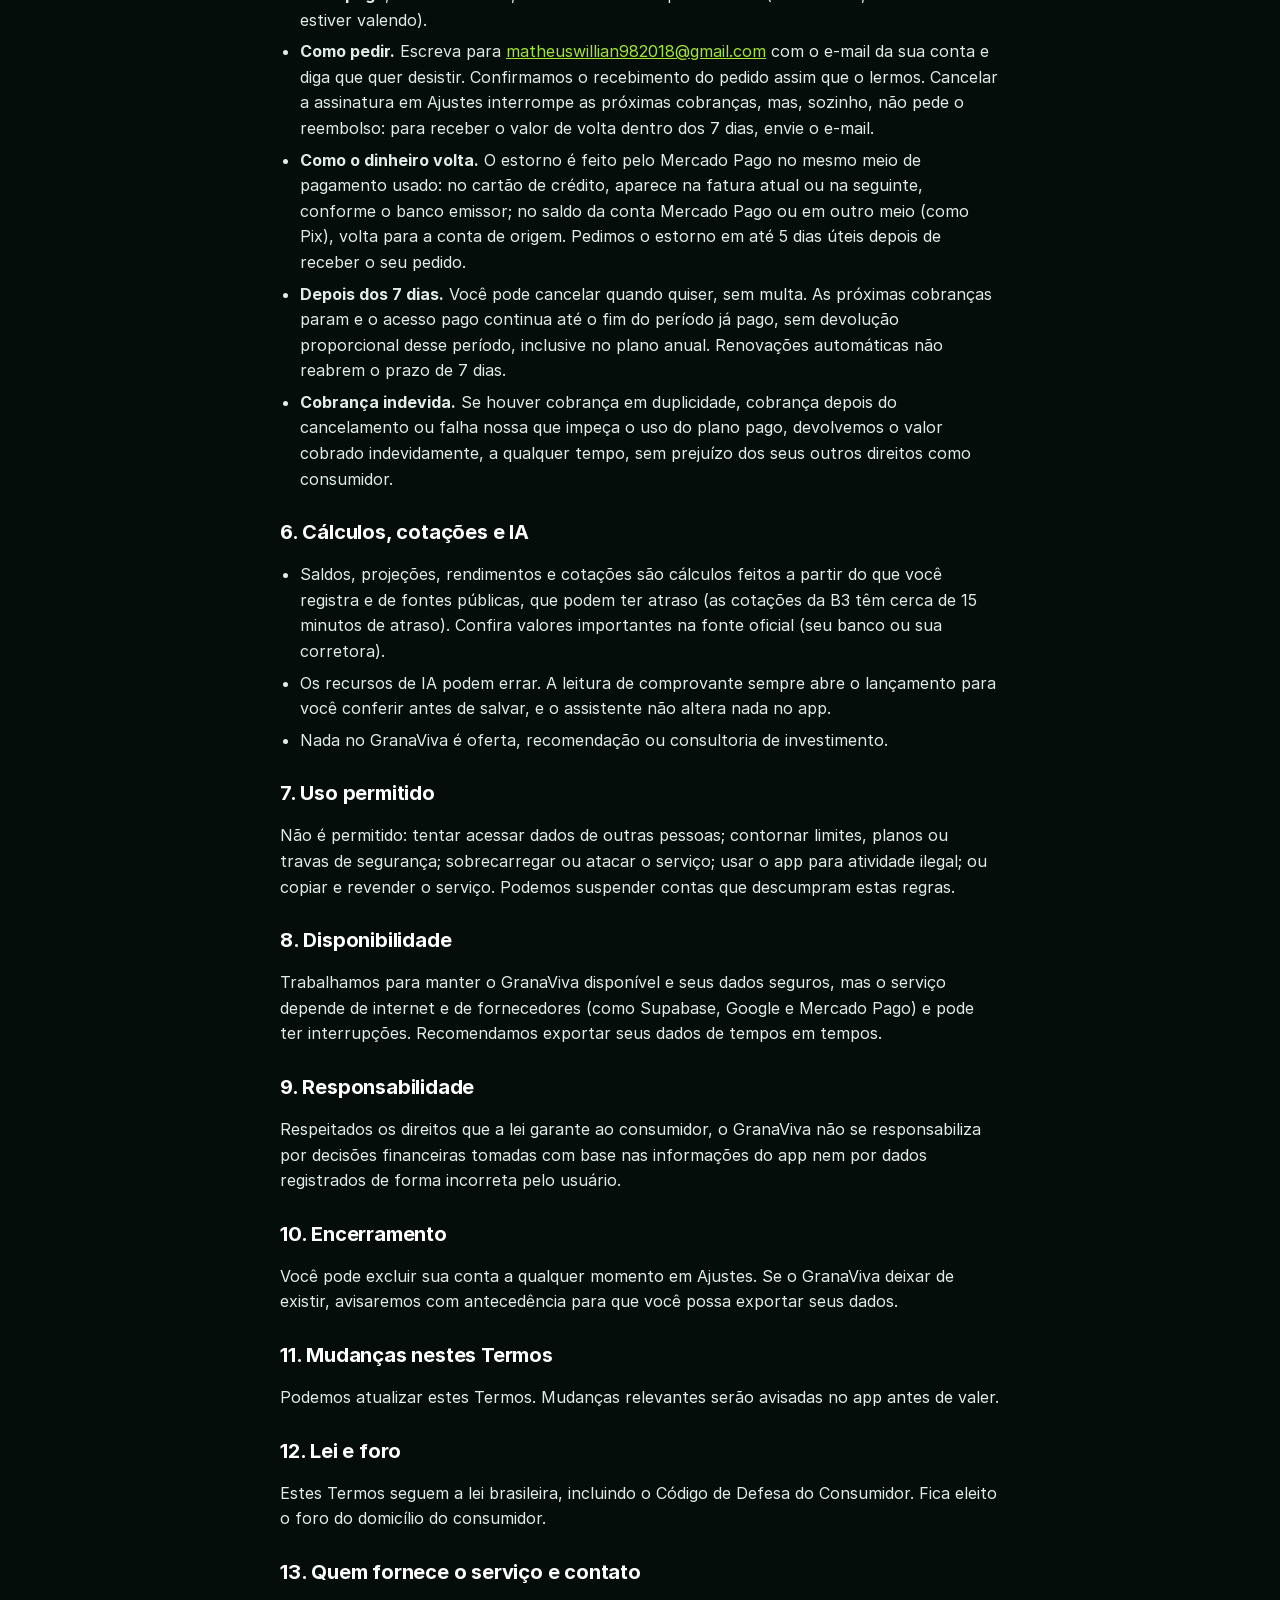
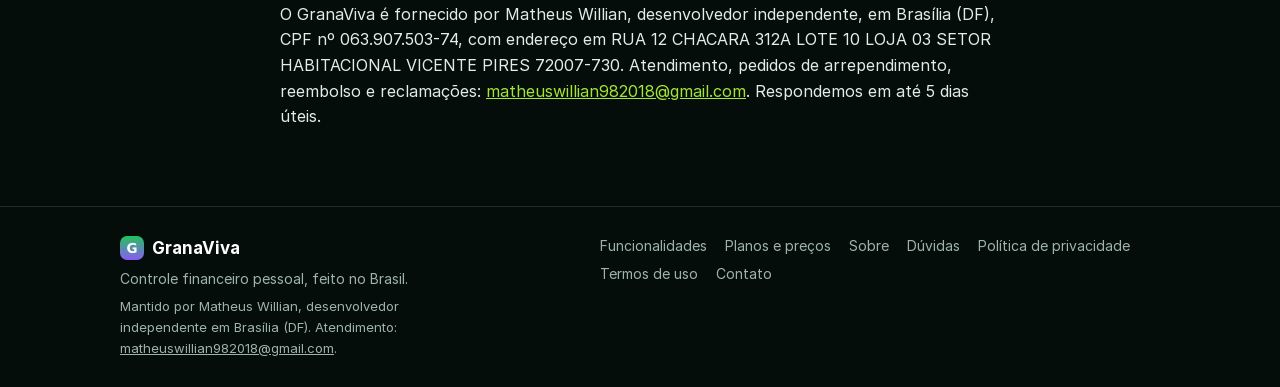
<file: site/termos.html>
<!doctype html>
<html lang="pt-BR">
<head>
<meta charset="utf-8">
<meta name="viewport" content="width=device-width, initial-scale=1, viewport-fit=cover">
<meta http-equiv="Content-Security-Policy" content="default-src 'self'; img-src 'self' data:; style-src 'self'; font-src 'self'; script-src 'none'; base-uri 'self'; form-action 'none'">
<meta name="referrer" content="strict-origin-when-cross-origin">
<title>Termos de uso · GranaViva</title>
<meta name="description" content="Regras de uso do GranaViva: conta, planos, pagamento, cancelamento, IA e responsabilidades.">
<meta name="theme-color" content="#050d0a">
<link rel="icon" href="../icons/icon-192.png">
<link rel="apple-touch-icon" href="../icons/apple-touch-icon.png">
<link rel="stylesheet" href="site.css">
</head>
<body>
<a class="pular" href="#conteudo">Pular para o conteúdo</a>
<header class="topo"><div class="lim topoIn">
  <a class="marca" href="./"><img src="../icons/icon-192.png" alt="" width="28" height="28">GranaViva</a>
  <nav class="menu" aria-label="Páginas"><a href="funcionalidades.html">Funcionalidades</a><a href="precos.html">Planos e preços</a><a href="sobre.html">Sobre</a><a href="faq.html">Dúvidas</a></nav>
  <a class="btn btnP topoBtn" href="../">Abrir o app</a>
</div></header>
<main id="conteudo">
<section class="lim cab"><h1>Termos de uso</h1><p class="lead">Regras para usar o GranaViva. Vigentes a partir de 3 de novembro de 2026.</p></section>
<section class="lim bloco texto legal">
<h2>1. Aceitação</h2>
<p>Ao criar uma conta ou usar o GranaViva, você concorda com estes Termos e com a <a href="privacidade.html">Política de privacidade</a>. Se não concordar, não use o app.</p>

<h2>2. O que é o GranaViva</h2>
<p>O GranaViva é um aplicativo de controle financeiro pessoal mantido por Matheus Willian, em Brasília (DF). Ele ajuda você a registrar e organizar suas finanças. <strong>O GranaViva não é banco, corretora nem consultoria</strong>: não movimenta seu dinheiro e não faz recomendação de investimentos.</p>

<h2>3. Sua conta</h2>
<ul class="lista">
<li>Você precisa ter 18 anos ou mais.</li>
<li>Informe um e-mail válido e mantenha sua senha em segredo. Você é responsável pelo que for feito com a sua conta.</li>
<li>Os dados que você registra são seus. Você nos autoriza a tratá-los apenas para prestar o serviço, conforme a Política de privacidade.</li>
</ul>

<h2>4. Planos, teste e pagamento</h2>
<ul class="lista">
<li>O plano <strong>Grátis</strong> não tem prazo e tem cotas mensais e limites de uso. O plano <strong>Pro</strong> (R$ 24,90/mês ou R$ 179/ano) tira esses limites, como descrito na página <a href="precos.html">Planos e preços</a>. Assinaturas do antigo plano Plus continuam valendo com acesso igual ao do Pro.</li>
<li>Contas novas recebem 14 dias do Pro para teste, sem cartão e sem cobrança. Ao fim do teste a conta passa para o Grátis.</li>
<li>As assinaturas são cobradas de forma recorrente (mensal ou anual) pelo Mercado Pago, que processa o pagamento. Você escolhe a forma de pagamento na tela do Mercado Pago, entre as que ele oferece para assinaturas. O GranaViva não recebe os dados do seu cartão.</li>
<li>Você pode cancelar a qualquer momento em Ajustes. O cancelamento interrompe as próximas cobranças e o acesso pago continua até o fim do período já pago.</li>
<li>Você pode desistir de uma assinatura em até 7 dias da contratação e receber todo o valor pago de volta. Veja a seção 5.</li>
<li>Se um pagamento não for aprovado, a conta volta ao Grátis depois de um curto período de tolerância.</li>
<li>Mudanças de preço serão avisadas com pelo menos 30 dias de antecedência e valem a partir da cobrança seguinte.</li>
<li>Ao passar para o Grátis, nenhum dado é apagado: voltam a valer as cotas e os limites do Grátis até você assinar de novo.</li>
<li>Contas criadas antes do lançamento dos planos ("contas fundadoras") mantêm acesso completo sem cobrança.</li>
</ul>

<h2>5. Direito de arrependimento e reembolso</h2>
<ul class="lista">
<li><strong>Arrependimento em 7 dias.</strong> Como a contratação é feita pela internet, você pode desistir de qualquer assinatura paga em até 7 dias corridos, contados da data da contratação, sem precisar dar motivo (Código de Defesa do Consumidor, art. 49). Devolvemos <strong>todo o valor pago</strong>, sem descontos, e a conta volta ao plano Grátis (ou ao teste, se ele ainda estiver valendo).</li>
<li><strong>Como pedir.</strong> Escreva para <a href="mailto:matheuswillian982018@gmail.com">matheuswillian982018@gmail.com</a> com o e-mail da sua conta e diga que quer desistir. Confirmamos o recebimento do pedido assim que o lermos. Cancelar a assinatura em Ajustes interrompe as próximas cobranças, mas, sozinho, não pede o reembolso: para receber o valor de volta dentro dos 7 dias, envie o e-mail.</li>
<li><strong>Como o dinheiro volta.</strong> O estorno é feito pelo Mercado Pago no mesmo meio de pagamento usado: no cartão de crédito, aparece na fatura atual ou na seguinte, conforme o banco emissor; no saldo da conta Mercado Pago ou em outro meio (como Pix), volta para a conta de origem. Pedimos o estorno em até 5 dias úteis depois de receber o seu pedido.</li>
<li><strong>Depois dos 7 dias.</strong> Você pode cancelar quando quiser, sem multa. As próximas cobranças param e o acesso pago continua até o fim do período já pago, sem devolução proporcional desse período, inclusive no plano anual. Renovações automáticas não reabrem o prazo de 7 dias.</li>
<li><strong>Cobrança indevida.</strong> Se houver cobrança em duplicidade, cobrança depois do cancelamento ou falha nossa que impeça o uso do plano pago, devolvemos o valor cobrado indevidamente, a qualquer tempo, sem prejuízo dos seus outros direitos como consumidor.</li>
</ul>

<h2>6. Cálculos, cotações e IA</h2>
<ul class="lista">
<li>Saldos, projeções, rendimentos e cotações são cálculos feitos a partir do que você registra e de fontes públicas, que podem ter atraso (as cotações da B3 têm cerca de 15 minutos de atraso). Confira valores importantes na fonte oficial (seu banco ou sua corretora).</li>
<li>Os recursos de IA podem errar. A leitura de comprovante sempre abre o lançamento para você conferir antes de salvar, e o assistente não altera nada no app.</li>
<li>Nada no GranaViva é oferta, recomendação ou consultoria de investimento.</li>
</ul>

<h2>7. Uso permitido</h2>
<p>Não é permitido: tentar acessar dados de outras pessoas; contornar limites, planos ou travas de segurança; sobrecarregar ou atacar o serviço; usar o app para atividade ilegal; ou copiar e revender o serviço. Podemos suspender contas que descumpram estas regras.</p>

<h2>8. Disponibilidade</h2>
<p>Trabalhamos para manter o GranaViva disponível e seus dados seguros, mas o serviço depende de internet e de fornecedores (como Supabase, Google e Mercado Pago) e pode ter interrupções. Recomendamos exportar seus dados de tempos em tempos.</p>

<h2>9. Responsabilidade</h2>
<p>Respeitados os direitos que a lei garante ao consumidor, o GranaViva não se responsabiliza por decisões financeiras tomadas com base nas informações do app nem por dados registrados de forma incorreta pelo usuário.</p>

<h2>10. Encerramento</h2>
<p>Você pode excluir sua conta a qualquer momento em Ajustes. Se o GranaViva deixar de existir, avisaremos com antecedência para que você possa exportar seus dados.</p>

<h2>11. Mudanças nestes Termos</h2>
<p>Podemos atualizar estes Termos. Mudanças relevantes serão avisadas no app antes de valer.</p>

<h2>12. Lei e foro</h2>
<p>Estes Termos seguem a lei brasileira, incluindo o Código de Defesa do Consumidor. Fica eleito o foro do domicílio do consumidor.</p>

<h2>13. Quem fornece o serviço e contato</h2>
<p>O GranaViva é fornecido por Matheus Willian, desenvolvedor independente, em Brasília (DF), CPF nº 063.907.503-74, com endereço em RUA 12 CHACARA 312A LOTE 10 LOJA 03 SETOR HABITACIONAL VICENTE PIRES 72007-730. Atendimento, pedidos de arrependimento, reembolso e reclamações: <a href="mailto:matheuswillian982018@gmail.com">matheuswillian982018@gmail.com</a>. Respondemos em até 5 dias úteis.</p>
</section>
</main>
<footer class="rodape"><div class="lim rodIn">
  <div><a class="marca" href="./"><img src="../icons/icon-192.png" alt="" width="24" height="24">GranaViva</a><p>Controle financeiro pessoal, feito no Brasil.</p><p class="forn">Mantido por Matheus Willian, desenvolvedor independente em Brasília (DF). Atendimento: <a href="mailto:matheuswillian982018@gmail.com">matheuswillian982018@gmail.com</a>.</p></div>
  <nav aria-label="Rodapé"><a href="funcionalidades.html">Funcionalidades</a><a href="precos.html">Planos e preços</a><a href="sobre.html">Sobre</a><a href="faq.html">Dúvidas</a><a href="privacidade.html">Política de privacidade</a><a href="termos.html">Termos de uso</a><a href="mailto:matheuswillian982018@gmail.com">Contato</a></nav>
</div></footer>
</body>
</html>
</file>
<file: site/site.css>
/* GranaViva · páginas públicas (gerado por site.py). Mesmas cores e fonte do app. */
@font-face{font-family:'Inter';font-weight:400;font-display:swap;src:url(../fonts/inter-400-lat.woff2) format('woff2')}
@font-face{font-family:'Inter';font-weight:600;font-display:swap;src:url(../fonts/inter-600-lat.woff2) format('woff2')}
@font-face{font-family:'Inter';font-weight:700;font-display:swap;src:url(../fonts/inter-700-lat.woff2) format('woff2')}
:root{--bg:#050d0a;--bg2:#071510;--card:#0e1a15;--card2:#0a1410;--txt:#e3ece7;--mut:#9fb3aa;--hd:#fff;--line:#1c2e26;--ac:#10b981;--ac-d:#059669;--lime:#a3e635;--ac2:#a3e635;--rose:#fb7185}
*{box-sizing:border-box}
html{-webkit-text-size-adjust:100%}
body{margin:0;background:var(--bg);color:var(--txt);font:16px/1.6 Inter,system-ui,-apple-system,Segoe UI,Roboto,sans-serif;overflow-wrap:break-word}
a{color:var(--lime)}
img{max-width:100%;height:auto}
.pular{position:absolute;left:-999px;top:0;background:var(--ac);color:#000;padding:8px 12px;z-index:9}
.pular:focus{left:8px}
.lim{max-width:1080px;margin:0 auto;padding:0 20px}
.topo{position:sticky;top:0;z-index:5;background:rgba(5,13,10,.88);-webkit-backdrop-filter:saturate(140%) blur(10px);backdrop-filter:saturate(140%) blur(10px);border-bottom:1px solid var(--line);padding-top:env(safe-area-inset-top,0)}
.topoIn{display:flex;align-items:center;gap:16px;min-height:60px;flex-wrap:wrap;padding-top:8px;padding-bottom:8px}
.marca{display:flex;align-items:center;gap:8px;color:var(--hd);font-weight:700;text-decoration:none;font-size:17px}
.marca img{border-radius:7px}
.menu{display:flex;gap:4px 18px;flex-wrap:wrap;flex:1;justify-content:center}
.menu a{color:var(--mut);text-decoration:none;font-size:14px;padding:6px 0}
.menu a:hover,.menu a[aria-current=page]{color:var(--hd)}
.btn{display:inline-block;border-radius:12px;padding:11px 18px;font-weight:600;text-decoration:none;font-size:15px;text-align:center;border:1px solid transparent}
.btnP{background:var(--lime);color:#0a1a05;box-shadow:0 6px 24px -8px rgba(163,230,53,.55)}.btnP:hover{background:#bef264}.btn{transition:transform .15s ease,background .15s ease}.btn:hover{transform:translateY(-1px)}
.btnS{background:var(--card);color:var(--hd);border-color:var(--line)}
.topoBtn{padding:8px 14px;font-size:14px}
@media (max-width:720px){.menu{order:3;flex-basis:100%;justify-content:flex-start;gap:4px 14px}.topoBtn{margin-left:auto}}
.hero{padding:56px 0 24px;background:radial-gradient(700px 300px at 15% 0%,rgba(34,197,94,.14),transparent 70%),radial-gradient(600px 300px at 90% 10%,rgba(139,92,246,.12),transparent 70%)}
.selo{display:inline-block;font-size:13px;color:var(--mut);border:1px solid var(--line);border-radius:999px;padding:3px 12px;margin:0 0 14px}
h1{color:var(--hd);font-size:clamp(30px,6vw,52px);line-height:1.1;letter-spacing:-.02em;margin:0 0 14px}
h2{color:var(--hd);font-size:clamp(22px,3.4vw,30px);line-height:1.2;letter-spacing:-.01em;margin:0 0 18px}
h3{color:var(--hd);font-size:17px;margin:0 0 6px}
.lead{font-size:clamp(17px,2.2vw,20px);color:var(--txt);max-width:62ch;margin:0 0 20px}
.ctas{display:flex;gap:10px;flex-wrap:wrap}
.mini,.nota{font-size:13px;color:var(--mut)}
.cab{padding:48px 20px 8px}
.bloco{padding-top:36px;padding-bottom:20px}
.grade3{display:grid;grid-template-columns:repeat(auto-fit,minmax(min(100%,260px),1fr));gap:14px}
.item{background:var(--card);border:1px solid var(--line);border-radius:16px;padding:18px}
.item p{margin:0;color:var(--mut);font-size:15px}
.tag{font-size:12px;font-weight:700;vertical-align:middle;border:1px solid var(--line);border-radius:999px;padding:2px 10px;color:var(--mut);text-transform:uppercase;letter-spacing:.03em}
.shots{display:grid;grid-template-columns:repeat(auto-fit,minmax(min(100%,220px),1fr));gap:16px}
.shot{margin:0;background:var(--card);border:1px solid var(--line);border-radius:20px;padding:10px}
.shot img{display:block;width:100%;border-radius:14px;aspect-ratio:402/800;object-fit:cover;object-position:top}
.shot figcaption{font-size:13px;color:var(--mut);padding:8px 4px 2px}
.planos{display:grid;grid-template-columns:repeat(auto-fit,minmax(min(100%,250px),1fr));gap:14px}
.plano{background:var(--card);border:1px solid var(--line);border-radius:18px;padding:20px}
.plano.destaque{border-color:var(--ac)}
.preco{font-size:32px;font-weight:700;color:var(--hd);margin:4px 0;font-variant-numeric:tabular-nums}
.preco small{font-size:14px;font-weight:400;color:var(--mut);margin-left:4px}
.pAnual{margin:0 0 6px;font-size:13px;color:var(--mut)}
.checks{list-style:none;padding:0;margin:12px 0 0}
.checks li{position:relative;padding-left:24px;margin:7px 0;font-size:15px}
.checks li:before{content:"";position:absolute;left:3px;top:6px;width:10px;height:6px;border-left:2px solid var(--ac);border-bottom:2px solid var(--ac);transform:rotate(-45deg)}
.aviso{background:var(--card2);border:1px solid var(--line);border-left:3px solid var(--ac2);border-radius:12px;padding:14px 16px;margin:16px 0 0;font-size:15px}
.tabelaW{overflow-x:auto;border:1px solid var(--line);border-radius:14px}
.tabela{width:100%;border-collapse:collapse;font-size:14px;min-width:0}
.tabela th,.tabela td{padding:10px 12px;border-bottom:1px solid var(--line);text-align:left;vertical-align:top}
.tabela thead th{color:var(--hd);background:var(--card)}
.tabela thead small{display:block;font-weight:400;color:var(--mut);font-size:12px}
.tabela td{text-align:center;white-space:nowrap}
.tabela tbody th{font-weight:400}
.sim{color:var(--ac);font-weight:600}.nao{color:var(--mut)}
@media (max-width:520px){.tabela{font-size:13px}.tabela th,.tabela td{padding:8px 6px}.tabela thead small{font-size:11px}.tabela td{white-space:normal}}
.lista{padding-left:20px}.lista li{margin:6px 0}
.texto{max-width:760px}
.legal h2{font-size:20px;margin-top:28px}
.faq{max-width:780px}
.faqI{background:var(--card);border:1px solid var(--line);border-radius:14px;padding:4px 16px;margin:0 0 10px}
.faqI summary{cursor:pointer;font-weight:600;color:var(--hd);padding:12px 0;list-style-position:inside}
.faqI p{margin:0 0 14px;color:var(--txt)}
.final{text-align:center;padding-bottom:48px}
.rodape{border-top:1px solid var(--line);margin-top:40px;padding:28px 0 calc(28px + env(safe-area-inset-bottom,0))}
.rodIn{display:flex;gap:20px;justify-content:space-between;flex-wrap:wrap}
.rodIn p{color:var(--mut);font-size:14px;margin:6px 0 0}
.rodIn nav{display:flex;flex-wrap:wrap;gap:6px 18px;max-width:560px}
.rodIn nav a{color:var(--mut);font-size:14px;text-decoration:none}
.rodIn nav a:hover{color:var(--hd)}
a:focus-visible,summary:focus-visible{outline:2px solid var(--ac);outline-offset:2px;border-radius:4px}

/* ===== redesign nov/2026 (landing) ===== */
.hero2{position:relative;overflow:hidden;padding:44px 0 32px;background:radial-gradient(900px 480px at 10% -10%,rgba(16,185,129,.28),transparent 65%),radial-gradient(700px 420px at 100% 20%,rgba(163,230,53,.12),transparent 70%),linear-gradient(180deg,var(--bg2),var(--bg))}
.hero2 .lim{display:grid;gap:34px;align-items:center}
@media (min-width:960px){.hero2{padding:72px 0 56px}.hero2 .lim{grid-template-columns:1.05fr .95fr}}
.hero2 h1{font-size:clamp(34px,7.4vw,60px);letter-spacing:-.035em;line-height:1.04}
.hero2 h1 em{font-style:normal;color:var(--lime)}
.selo2{display:inline-flex;align-items:center;gap:8px;font-size:13px;color:var(--txt);background:rgba(16,185,129,.12);border:1px solid rgba(16,185,129,.35);border-radius:999px;padding:5px 12px;margin:0 0 16px}
.selo2 i{width:7px;height:7px;border-radius:50%;background:var(--lime);box-shadow:0 0 0 0 rgba(163,230,53,.6);animation:pulso 2.4s infinite}
@keyframes pulso{0%{box-shadow:0 0 0 0 rgba(163,230,53,.55)}70%{box-shadow:0 0 0 10px rgba(163,230,53,0)}100%{box-shadow:0 0 0 0 rgba(163,230,53,0)}}
.provas{display:flex;flex-wrap:wrap;gap:8px 18px;list-style:none;padding:0;margin:18px 0 0;font-size:14px;color:var(--mut)}
.provas li{display:flex;align-items:center;gap:6px}
.provas li:before{content:"";width:14px;height:14px;border-radius:50%;background:var(--ac) url("data:image/svg+xml,%3Csvg xmlns='http://www.w3.org/2000/svg' viewBox='0 0 16 16'%3E%3Cpath d='M4 8.5l2.5 2.5L12 5.5' fill='none' stroke='%23fff' stroke-width='2'/%3E%3C/svg%3E") center/12px no-repeat;flex:none}
.palco{position:relative;min-height:420px;display:flex;justify-content:center;align-items:flex-end}
.fone{position:relative;width:min(62vw,280px);border-radius:38px;padding:9px;background:linear-gradient(160deg,#25352e,#0b1511);box-shadow:0 30px 80px -20px rgba(0,0,0,.8),0 0 0 1px rgba(255,255,255,.06) inset;z-index:2}
.fone img{display:block;width:100%;height:auto;border-radius:30px}
.fone.tras{position:absolute;width:min(48vw,220px);bottom:30px;opacity:.9;z-index:1}
.fone.esq{left:2%;transform:rotate(-7deg)}.fone.dir{right:2%;transform:rotate(7deg)}
@media (max-width:520px){.fone.tras{display:none}.palco{min-height:0}}
.flutua{animation:flutua 7s ease-in-out infinite}
@keyframes flutua{0%,100%{translate:0 0}50%{translate:0 -10px}}
.chip{position:absolute;z-index:3;background:rgba(10,22,17,.92);border:1px solid var(--line);border-radius:14px;padding:9px 12px;font-size:13px;line-height:1.3;color:var(--txt);box-shadow:0 12px 30px -12px rgba(0,0,0,.7)}
.chip b{display:block;color:var(--hd);font-size:15px}
.chip.c1{top:8%;left:0}.chip.c2{bottom:18%;right:0}
.chip .lm{color:var(--lime)}
@media (max-width:520px){.chip.c1{display:none}.chip.c2{right:-4px;bottom:12%}}
.faixa{border-top:1px solid var(--line);border-bottom:1px solid var(--line);background:var(--card2)}
.faixa ul{display:grid;grid-template-columns:repeat(2,1fr);gap:0;list-style:none;margin:0;padding:0}
@media (min-width:860px){.faixa ul{grid-template-columns:repeat(4,1fr)}}
.faixa li{padding:18px 16px;border-right:1px solid var(--line);font-size:14px;color:var(--mut)}
.faixa li:last-child{border-right:0}
.faixa b{display:block;color:var(--hd);font-size:clamp(18px,2.4vw,22px);letter-spacing:-.01em}
.sec{padding-top:64px;padding-bottom:8px}
.kick{font-size:12px;letter-spacing:.14em;text-transform:uppercase;color:var(--lime);font-weight:700;margin:0 0 10px}
.sec h2{font-size:clamp(26px,4.4vw,40px);letter-spacing:-.025em;max-width:22ch}
.sub{color:var(--mut);max-width:62ch;margin:-6px 0 26px;font-size:17px}
.difs{display:grid;gap:14px;grid-template-columns:repeat(auto-fit,minmax(min(100%,300px),1fr))}
.dif{position:relative;background:linear-gradient(180deg,var(--card),var(--card2));border:1px solid var(--line);border-radius:20px;padding:22px;transition:transform .2s ease,border-color .2s ease}
.dif:hover{transform:translateY(-3px);border-color:rgba(16,185,129,.5)}
.dif .ic{width:40px;height:40px;border-radius:12px;display:grid;place-items:center;background:rgba(163,230,53,.12);color:var(--lime);font-weight:800;font-size:18px;margin-bottom:12px}
.dif h3{font-size:18px}
.dif p{margin:0;color:var(--mut);font-size:15px}
.dif .porque{margin-top:10px;color:var(--txt);font-size:14px;border-top:1px dashed var(--line);padding-top:10px}
.vit{display:grid;gap:26px;align-items:center;margin:0 0 54px}
@media (min-width:900px){.vit{grid-template-columns:1fr 1fr}.vit.inv .vitTxt{order:2}}
.vitTxt h3{font-size:clamp(22px,3vw,28px);letter-spacing:-.02em;margin-bottom:10px}
.vitTxt p{color:var(--mut);margin:0 0 12px}
.vitImgs{display:flex;gap:14px;justify-content:center}
.vitImgs .fone{width:min(42vw,240px)}
.vitImgs .fone+.fone{margin-top:40px}
.pc{border-radius:16px;overflow:hidden;border:1px solid var(--line);box-shadow:0 30px 70px -30px rgba(0,0,0,.9);background:#fff}
.pc .barra{height:26px;background:#e8eeeb;display:flex;gap:6px;align-items:center;padding:0 12px}
.pc .barra i{width:9px;height:9px;border-radius:50%;background:#c6d2cc}
.pc img{display:block;width:100%}
.lst{list-style:none;padding:0;margin:0}
.lst li{position:relative;padding-left:22px;margin:7px 0;font-size:15px}
.lst li:before{content:"";position:absolute;left:0;top:9px;width:9px;height:9px;border-radius:3px;background:var(--ac)}
.comp{overflow-x:auto;border:1px solid var(--line);border-radius:18px;background:var(--card2)}
.comp table{border-collapse:collapse;width:100%;min-width:760px;font-size:14px}
.comp th,.comp td{padding:12px 14px;border-bottom:1px solid var(--line);text-align:left;vertical-align:top}
.comp thead th{position:sticky;top:0;background:var(--card);color:var(--hd);font-size:14px}
.comp tbody th{color:var(--txt);font-weight:600;width:22%}
.comp td.gv,.comp th.gv{background:rgba(16,185,129,.08)}
.comp thead th.gv{color:var(--lime)}
.comp td small{display:block;color:var(--mut);font-size:12px}
.fontes{font-size:12.5px;color:var(--mut);margin-top:12px}
.fontes a{color:var(--mut)}
.seg{display:grid;gap:14px;grid-template-columns:repeat(auto-fit,minmax(min(100%,230px),1fr))}
.seg .item h3{display:flex;align-items:center;gap:8px}
.seg .item h3:before{content:"";width:8px;height:8px;border-radius:50%;background:var(--lime)}
.cta2{margin:64px auto 0;max-width:1040px;border-radius:28px;padding:44px 24px;text-align:center;background:radial-gradient(500px 200px at 50% 0%,rgba(163,230,53,.22),transparent 70%),linear-gradient(135deg,#065f46,#047857 55%,#0b3b2c);border:1px solid rgba(163,230,53,.3)}
.cta2 h2{margin:0 auto 10px;max-width:none}
.cta2 p{margin:0 0 20px;color:#d1fae5}
.planos .plano.destaque{border-color:var(--lime);box-shadow:0 0 0 1px var(--lime) inset}
.plano .etq{display:inline-block;font-size:11px;font-weight:700;text-transform:uppercase;letter-spacing:.06em;background:var(--lime);color:#0a1a05;border-radius:999px;padding:2px 9px;margin-left:6px;vertical-align:middle}
.sobe{animation:sobe .7s cubic-bezier(.2,.7,.2,1) both}
.sobe.d1{animation-delay:.08s}.sobe.d2{animation-delay:.16s}.sobe.d3{animation-delay:.24s}
@keyframes sobe{from{opacity:0;transform:translateY(14px)}to{opacity:1;transform:none}}
@supports (animation-timeline:view()){.revela{animation:sobe linear both;animation-timeline:view();animation-range:entry 0% entry 35%}}
@media (prefers-reduced-motion:reduce){*,*:before,*:after{animation:none!important;transition:none!important}}

/* ===== 10/11/2026 (site157): como funciona, transparência, rodapé ===== */
.passos{list-style:none;counter-reset:p;padding:0;margin:0;display:grid;gap:14px;grid-template-columns:repeat(auto-fit,minmax(min(100%,260px),1fr))}
.passos li{counter-increment:p;position:relative;background:var(--card);border:1px solid var(--line);border-radius:18px;padding:20px 18px 18px 64px}
.passos li:before{content:counter(p);position:absolute;left:18px;top:18px;width:32px;height:32px;border-radius:10px;display:grid;place-items:center;background:rgba(163,230,53,.12);color:var(--lime);font-weight:800}
.passos b{display:block;color:var(--hd);font-size:17px;margin-bottom:4px}
.passos span{color:var(--mut);font-size:15px}
.franco{margin:16px 0 0;background:var(--card2);border:1px solid var(--line);border-left:3px solid var(--lime);border-radius:16px;padding:16px 18px}
.franco h3{margin:0 0 4px}
.franco .lista{margin:6px 0 0;color:var(--txt);font-size:15px}
.ctas.cen{justify-content:center}
.rodIn p.forn{max-width:44ch;font-size:13px}
.rodIn p.forn a{color:var(--mut)}
/* v10.161: Pro anual/mensal sem JavaScript (rádios + seletores; site.py gera .perW) */
.perW{position:relative}
.perIn{position:absolute;opacity:0;width:1px;height:1px;pointer-events:none}
.perSel{display:grid;grid-template-columns:1fr 1fr;gap:4px;max-width:420px;margin:0 auto 16px;padding:4px;border-radius:14px;background:var(--card);border:1px solid var(--line)}
.perSel label{display:flex;align-items:center;justify-content:center;gap:8px;flex-wrap:wrap;min-height:44px;padding:4px 10px;text-align:center;border-radius:10px;font-weight:700;color:var(--mut);cursor:pointer}
#perAnual:checked~.perSel label[for=perAnual],#perMensal:checked~.perSel label[for=perMensal]{background:var(--lime);color:#0a1a05}
#perAnual:focus-visible~.perSel label[for=perAnual],#perMensal:focus-visible~.perSel label[for=perMensal]{outline:2px solid var(--lime);outline-offset:2px}
.perSel .selo{font-size:10px;font-weight:800;text-transform:uppercase;letter-spacing:.05em;line-height:1;padding:4px 7px;border-radius:999px;background:#0a1a05;color:var(--lime)}
#perAnual:not(:checked)~.perSel label[for=perAnual] .selo{background:var(--lime);color:#0a1a05}
.perW .soMensal{display:none}
#perMensal:checked~.planos .soMensal{display:block}
#perMensal:checked~.planos .soAnual{display:none}
.perW .plano h3 .soAnual{display:inline-block}
/* v10.164: alinhamento e micro-interações */
.rodIn nav{align-content:flex-start;align-items:flex-start}
.perSel .selo{margin:0;padding:2px 8px;font-size:10px;line-height:1.4;letter-spacing:.04em;border:0;background:#0a1a05;color:var(--lime)}
.plano{display:flex;flex-direction:column}
.plano .pAnual{min-height:1.5em}
.planos{align-items:stretch}
.preco,.preco small,.tabela td{font-variant-numeric:tabular-nums}
a,button,label,summary{-webkit-tap-highlight-color:transparent}
.btn:active,.perSel label:active{transform:scale(.98)}
@media(hover:hover) and (pointer:fine){a,button,label[for],summary{cursor:pointer}}
button:focus-visible,.btn:focus-visible{outline:2px solid var(--ac);outline-offset:2px}
@media(prefers-reduced-motion:reduce){.btn:active,.perSel label:active{transform:none}}
</file>
